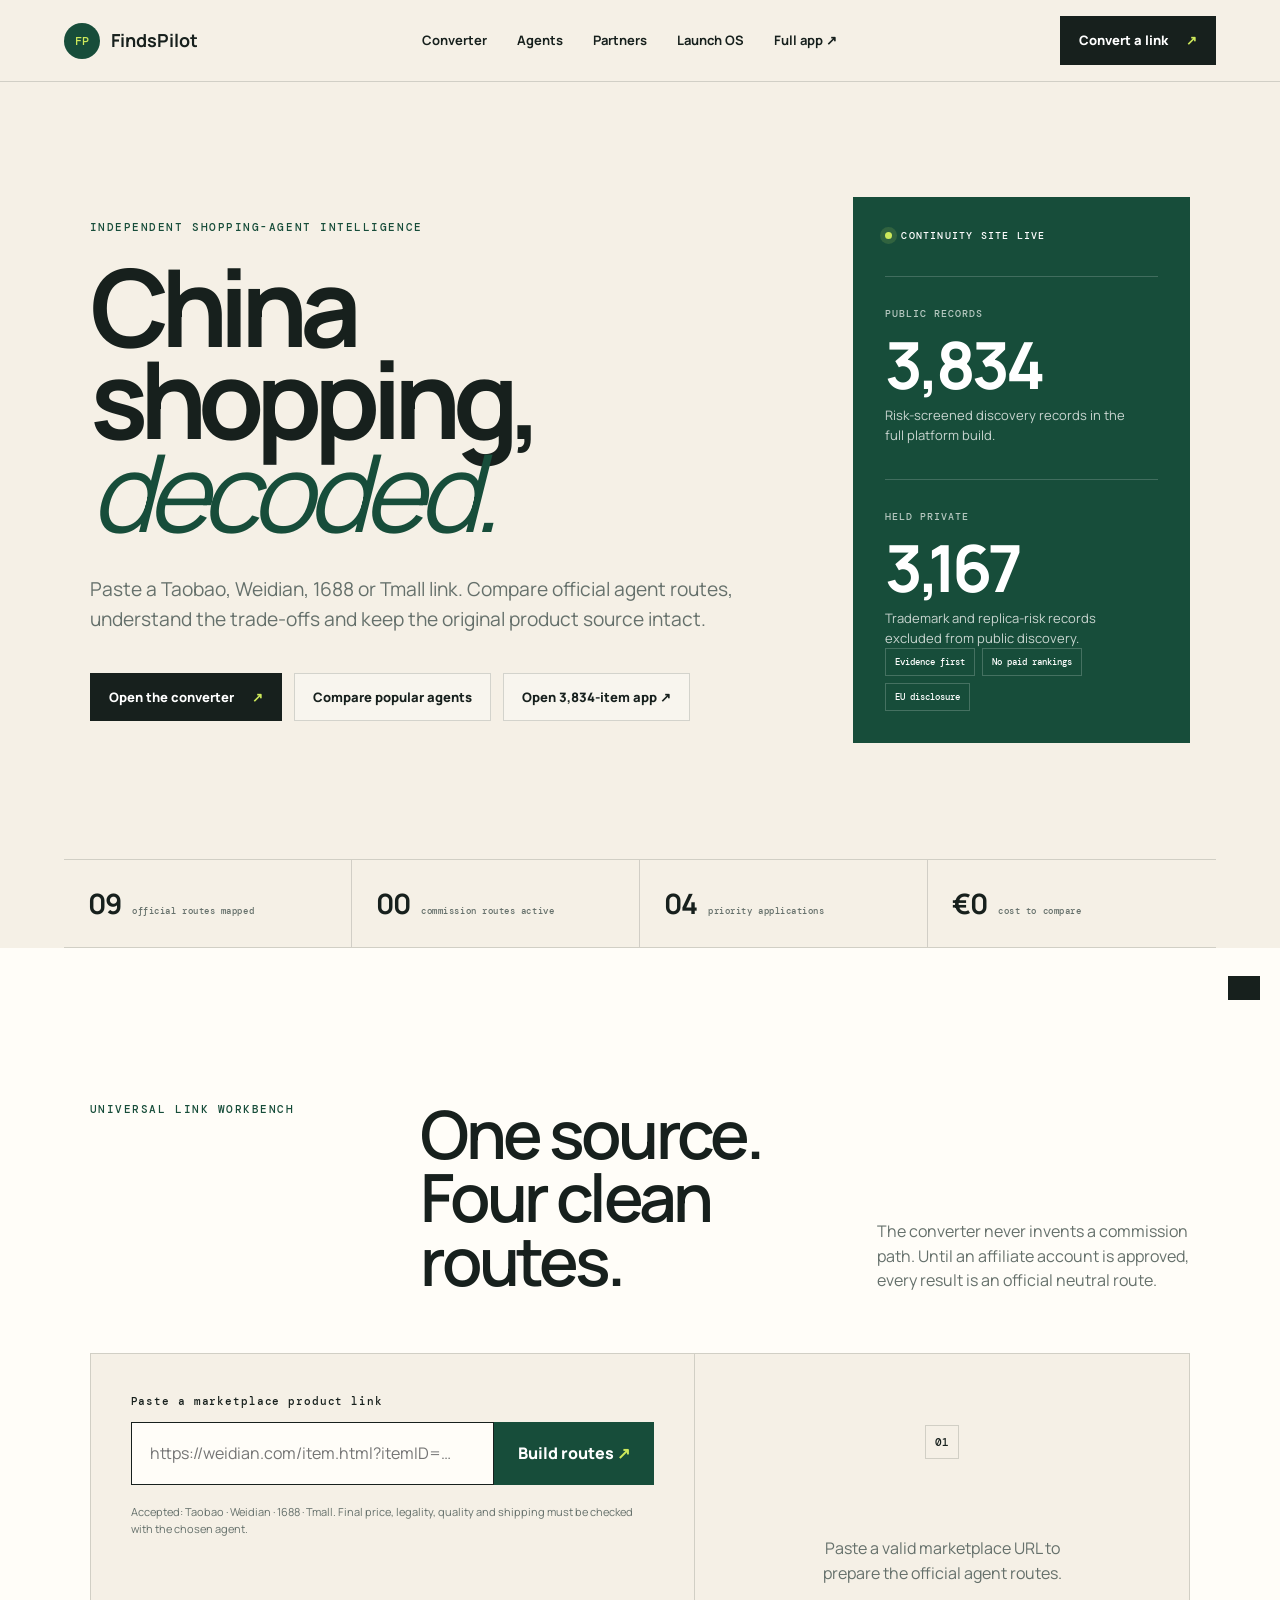
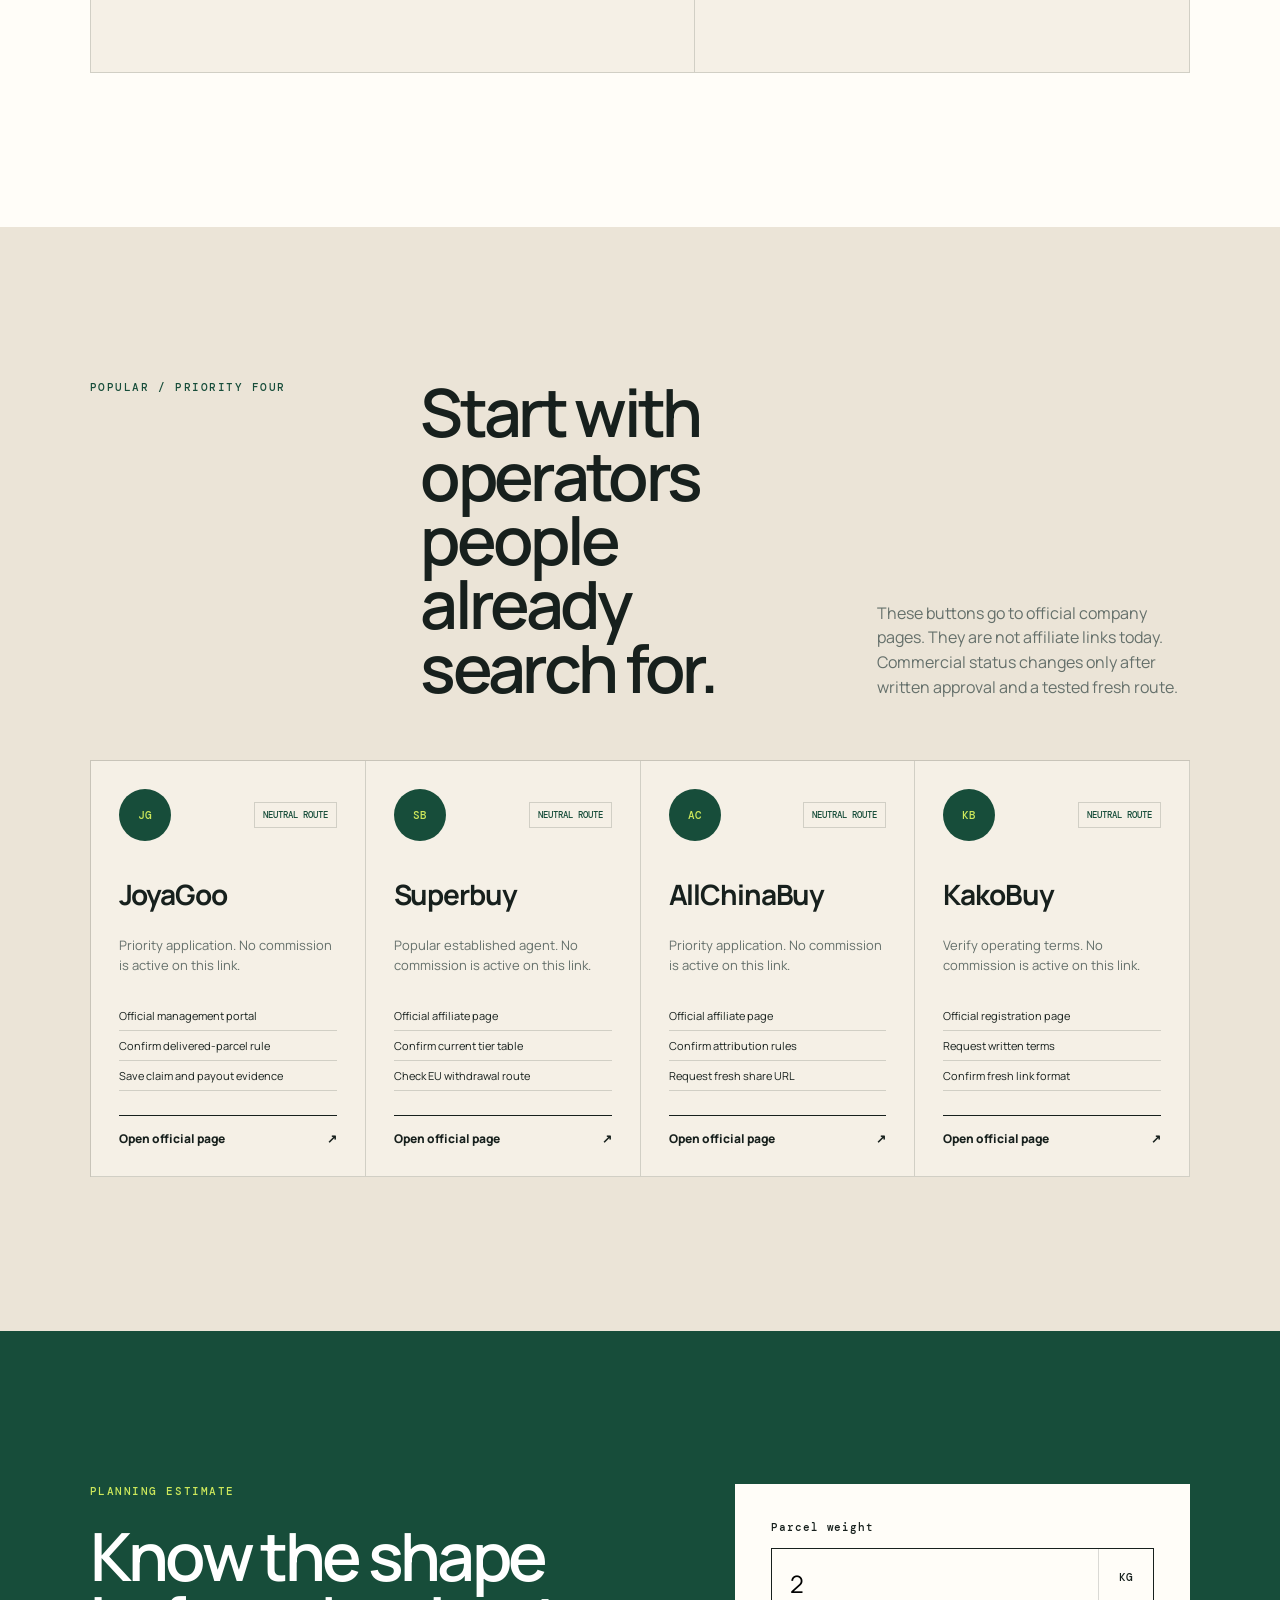
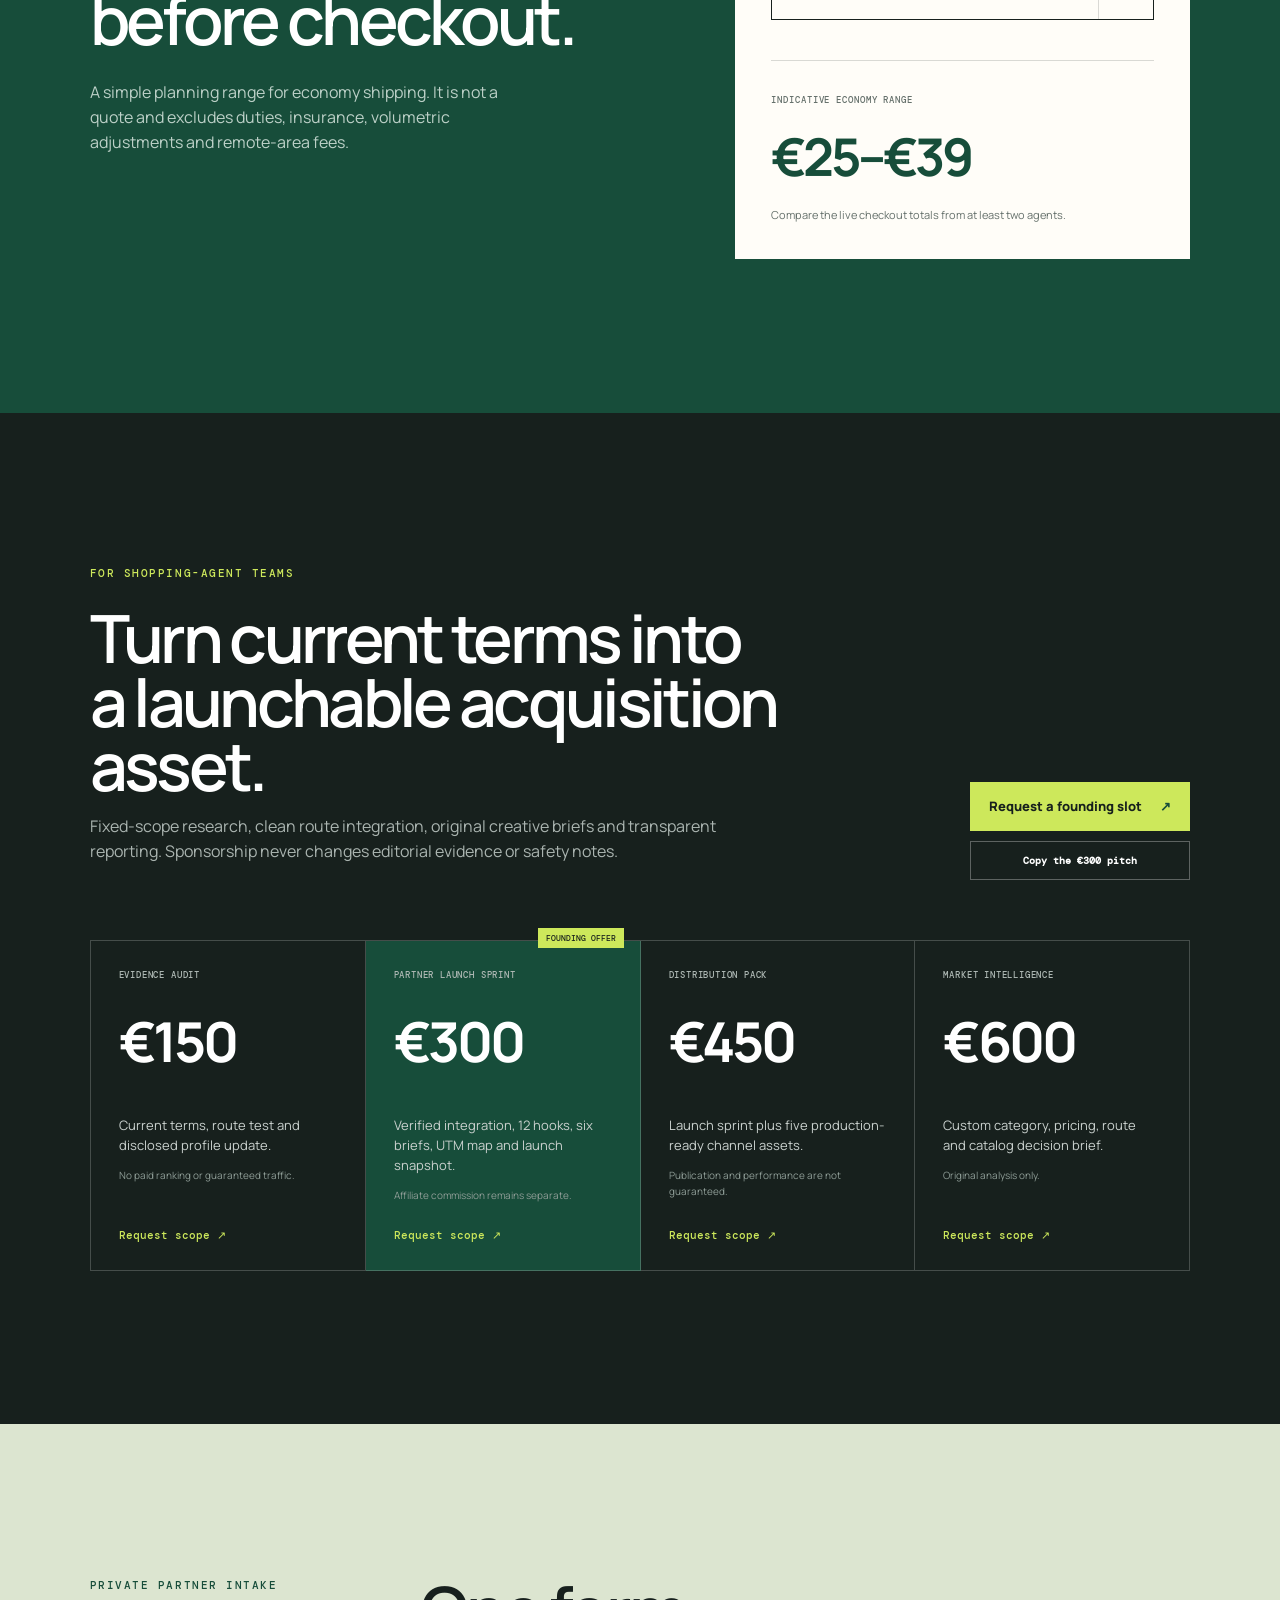
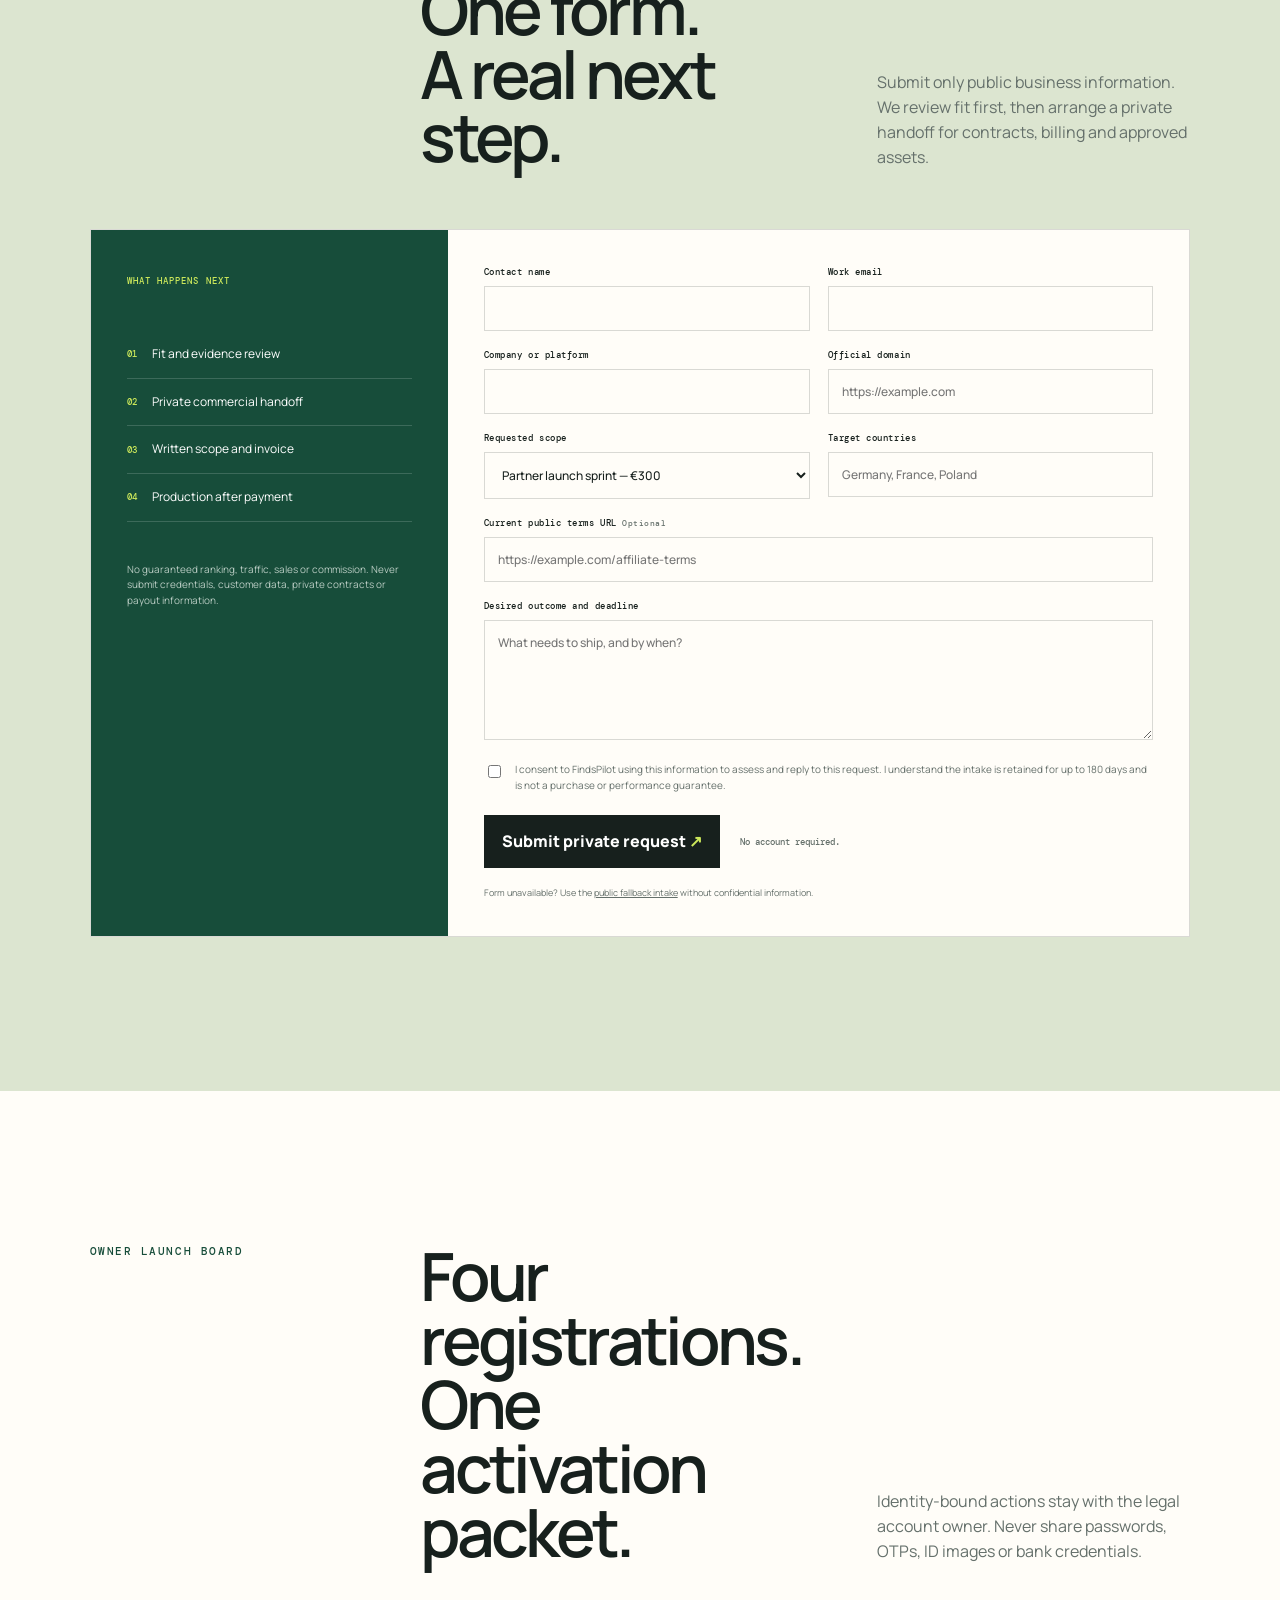
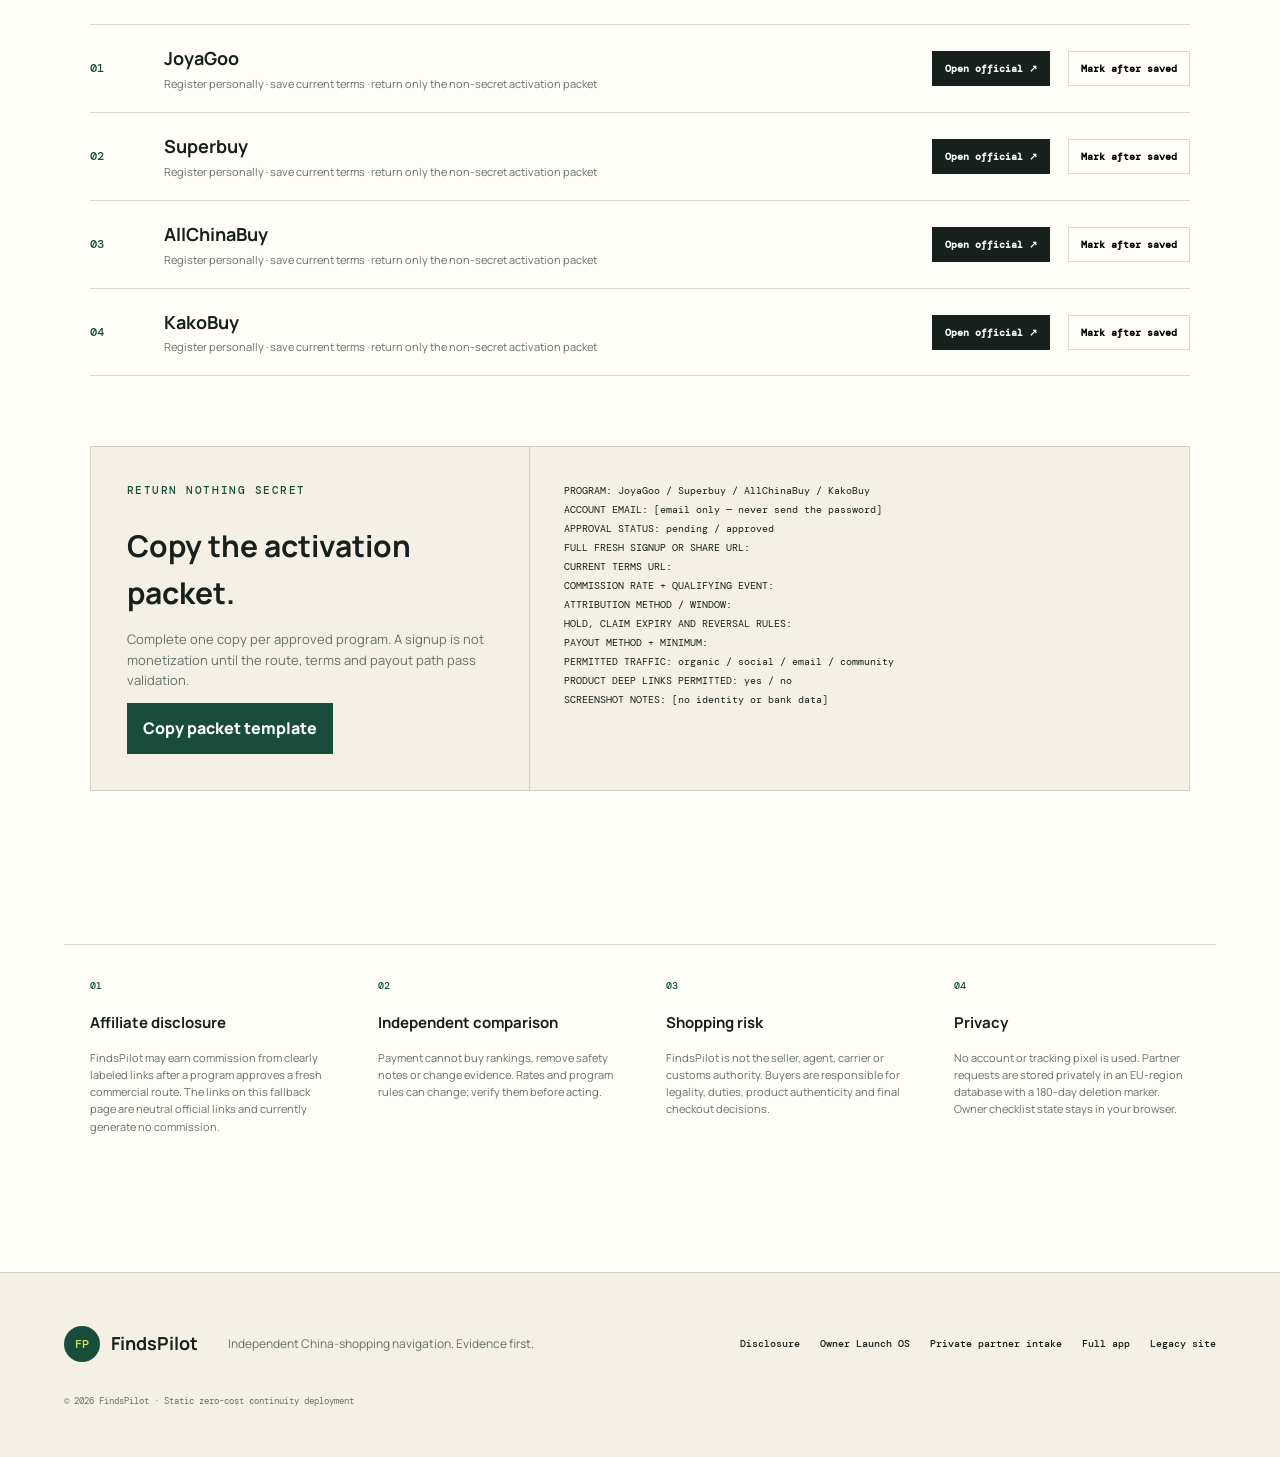
<file: index.html>
<!doctype html>
<html lang="en">
<head>
  <meta charset="utf-8">
  <meta name="viewport" content="width=device-width,initial-scale=1">
  <meta name="theme-color" content="#f5f0e6">
  <meta name="description" content="FindsPilot is an independent China-shopping agent comparison, link converter and evidence-led buying guide.">
  <meta name="robots" content="index,follow,max-image-preview:large">
  <link rel="canonical" href="https://hireatlasio.github.io/findspilot/">
  <meta property="og:type" content="website">
  <meta property="og:title" content="FindsPilot — China shopping, decoded">
  <meta property="og:description" content="Compare popular shopping agents, convert marketplace links and inspect commercial status without paid rankings.">
  <meta property="og:url" content="https://hireatlasio.github.io/findspilot/">
  <meta name="twitter:card" content="summary">
  <title>FindsPilot — China shopping, decoded</title>
  <link rel="preconnect" href="https://fonts.googleapis.com">
  <link rel="preconnect" href="https://fonts.gstatic.com" crossorigin>
  <link href="https://fonts.googleapis.com/css2?family=DM+Mono:wght@400;500&family=Manrope:wght@400;500;600;700;800&display=swap" rel="stylesheet">
  <link rel="stylesheet" href="styles.css">
  <link rel="stylesheet" href="intake.css">
  <script type="application/ld+json">{"@context":"https://schema.org","@type":"WebSite","name":"FindsPilot","url":"https://hireatlasio.github.io/findspilot/","description":"Independent China-shopping agent comparison, link converter and evidence-led buying guide."}</script>
</head>
<body>
  <a class="skip" href="#main">Skip to content</a>
  <header class="site-header">
    <a class="brand" href="#top" aria-label="FindsPilot home"><span>FP</span><strong>FindsPilot</strong></a>
    <nav aria-label="Main navigation"><a href="#converter">Converter</a><a href="#agents">Agents</a><a href="#partners">Partners</a><a href="setup.html">Launch OS</a><a href="https://findspilot.vercel.app/products" target="_blank" rel="noreferrer">Full app ↗</a></nav>
    <a class="header-cta" href="#converter">Convert a link <span>↗</span></a>
  </header>

  <main id="main">
    <section class="hero" id="top">
      <div class="hero-copy">
        <p class="eyebrow">INDEPENDENT SHOPPING-AGENT INTELLIGENCE</p>
        <h1>China shopping,<br><em>decoded.</em></h1>
        <p class="lede">Paste a Taobao, Weidian, 1688 or Tmall link. Compare official agent routes, understand the trade-offs and keep the original product source intact.</p>
        <div class="hero-actions"><a class="primary" href="#converter">Open the converter <span>↗</span></a><a class="secondary" href="#agents">Compare popular agents</a><a class="secondary" href="https://findspilot.vercel.app/products" target="_blank" rel="noreferrer">Open 3,834-item app ↗</a></div>
      </div>
      <aside class="hero-panel">
        <span class="signal"><i></i> CONTINUITY SITE LIVE</span>
        <div><small>PUBLIC RECORDS</small><strong>3,834</strong><p>Risk-screened discovery records in the full platform build.</p></div>
        <div><small>HELD PRIVATE</small><strong>3,167</strong><p>Trademark and replica-risk records excluded from public discovery.</p></div>
        <footer><span>Evidence first</span><span>No paid rankings</span><span>EU disclosure</span></footer>
      </aside>
    </section>

    <section class="proof-strip" aria-label="Platform status">
      <div><strong>09</strong><span>official routes mapped</span></div>
      <div><strong>00</strong><span>commission routes active</span></div>
      <div><strong>04</strong><span>priority applications</span></div>
      <div><strong>€0</strong><span>cost to compare</span></div>
    </section>

    <section class="converter section" id="converter">
      <div class="section-heading"><p class="eyebrow">UNIVERSAL LINK WORKBENCH</p><h2>One source.<br>Four clean routes.</h2><p>The converter never invents a commission path. Until an affiliate account is approved, every result is an official neutral route.</p></div>
      <div class="converter-card">
        <form id="converter-form">
          <label for="source-url">Paste a marketplace product link</label>
          <div class="input-row"><input id="source-url" type="url" required inputmode="url" autocomplete="url" placeholder="https://weidian.com/item.html?itemID=…"><button type="submit">Build routes <span>↗</span></button></div>
          <small>Accepted: Taobao · Weidian · 1688 · Tmall. Final price, legality, quality and shipping must be checked with the chosen agent.</small>
        </form>
        <div class="converter-empty" id="converter-empty"><span>01</span><p>Paste a valid marketplace URL to prepare the official agent routes.</p></div>
        <div class="route-results" id="route-results" hidden aria-live="polite"></div>
      </div>
    </section>

    <section class="agents section" id="agents">
      <div class="section-heading"><p class="eyebrow">POPULAR / PRIORITY FOUR</p><h2>Start with operators<br>people already search for.</h2><p>These buttons go to official company pages. They are not affiliate links today. Commercial status changes only after written approval and a tested fresh route.</p></div>
      <div class="agent-grid" id="agent-grid"></div>
    </section>

    <section class="fee-tool section" id="estimate">
      <div class="section-heading"><p class="eyebrow">PLANNING ESTIMATE</p><h2>Know the shape<br>before checkout.</h2><p>A simple planning range for economy shipping. It is not a quote and excludes duties, insurance, volumetric adjustments and remote-area fees.</p></div>
      <form id="estimate-form" class="estimate-card">
        <label for="weight">Parcel weight</label>
        <div class="weight-row"><input id="weight" type="number" min="0.1" max="30" step="0.1" value="2"><span>KG</span></div>
        <div class="estimate-output"><small>INDICATIVE ECONOMY RANGE</small><strong id="estimate-output">€25–€39</strong><p>Compare the live checkout totals from at least two agents.</p></div>
      </form>
    </section>

    <section class="partners section" id="partners">
      <div class="partner-hero">
        <div><p class="eyebrow">FOR SHOPPING-AGENT TEAMS</p><h2>Turn current terms into<br>a launchable acquisition asset.</h2><p>Fixed-scope research, clean route integration, original creative briefs and transparent reporting. Sponsorship never changes editorial evidence or safety notes.</p></div>
        <div class="partner-actions"><a class="primary light" href="#partner-intake" data-scope="partner-launch-sprint">Request a founding slot <span>↗</span></a><button id="copy-pitch" type="button">Copy the €300 pitch</button></div>
      </div>
      <div class="offer-grid">
        <article><span>EVIDENCE AUDIT</span><strong>€150</strong><p>Current terms, route test and disclosed profile update.</p><small>No paid ranking or guaranteed traffic.</small><a href="#partner-intake" data-scope="evidence-audit">Request scope ↗</a></article>
        <article class="featured"><i>FOUNDING OFFER</i><span>PARTNER LAUNCH SPRINT</span><strong>€300</strong><p>Verified integration, 12 hooks, six briefs, UTM map and launch snapshot.</p><small>Affiliate commission remains separate.</small><a href="#partner-intake" data-scope="partner-launch-sprint">Request scope ↗</a></article>
        <article><span>DISTRIBUTION PACK</span><strong>€450</strong><p>Launch sprint plus five production-ready channel assets.</p><small>Publication and performance are not guaranteed.</small><a href="#partner-intake" data-scope="distribution-pack">Request scope ↗</a></article>
        <article><span>MARKET INTELLIGENCE</span><strong>€600</strong><p>Custom category, pricing, route and catalog decision brief.</p><small>Original analysis only.</small><a href="#partner-intake" data-scope="market-intelligence-brief">Request scope ↗</a></article>
      </div>
    </section>

    <section class="partner-intake section" id="partner-intake">
      <div class="section-heading"><p class="eyebrow">PRIVATE PARTNER INTAKE</p><h2>One form.<br>A real next step.</h2><p>Submit only public business information. We review fit first, then arrange a private handoff for contracts, billing and approved assets.</p></div>
      <div class="intake-shell">
        <aside><span>WHAT HAPPENS NEXT</span><ol><li><b>01</b>Fit and evidence review</li><li><b>02</b>Private commercial handoff</li><li><b>03</b>Written scope and invoice</li><li><b>04</b>Production after payment</li></ol><p>No guaranteed ranking, traffic, sales or commission. Never submit credentials, customer data, private contracts or payout information.</p></aside>
        <form id="partner-form">
          <div class="form-grid">
            <label>Contact name<input name="contactName" required minlength="2" maxlength="100" autocomplete="name"></label>
            <label>Work email<input name="workEmail" type="email" required maxlength="254" autocomplete="email"></label>
            <label>Company or platform<input name="company" required minlength="2" maxlength="140" autocomplete="organization"></label>
            <label>Official domain<input name="officialDomain" type="url" required maxlength="500" placeholder="https://example.com" autocomplete="url"></label>
            <label>Requested scope<select name="requestedScope" required><option value="partner-launch-sprint">Partner launch sprint — €300</option><option value="evidence-audit">Evidence audit — €150</option><option value="distribution-pack">Distribution pack — €450</option><option value="market-intelligence-brief">Market intelligence brief — €600</option><option value="affiliate-program">Affiliate-program integration</option></select></label>
            <label>Target countries<input name="targetCountries" required minlength="2" maxlength="240" placeholder="Germany, France, Poland"></label>
            <label class="wide">Current public terms URL <small>Optional</small><input name="publicTermsUrl" type="url" maxlength="500" placeholder="https://example.com/affiliate-terms"></label>
            <label class="wide">Desired outcome and deadline<textarea name="desiredOutcome" required minlength="20" maxlength="2000" placeholder="What needs to ship, and by when?"></textarea></label>
          </div>
          <label class="honeypot" aria-hidden="true">Website<input name="website" tabindex="-1" autocomplete="off"></label>
          <input name="startedAt" type="hidden">
          <label class="consent"><input name="consent" type="checkbox" required><span>I consent to FindsPilot using this information to assess and reply to this request. I understand the intake is retained for up to 180 days and is not a purchase or performance guarantee.</span></label>
          <div class="form-submit"><button type="submit">Submit private request <span>↗</span></button><p id="partner-form-status" role="status" aria-live="polite">No account required.</p></div>
          <small class="form-fallback">Form unavailable? Use the <a href="https://github.com/HIREATLASIO/findspilot/issues/new?template=partner-request.yml" target="_blank" rel="noreferrer">public fallback intake</a> without confidential information.</small>
        </form>
      </div>
    </section>

    <section class="launch section" id="launch">
      <div class="section-heading"><p class="eyebrow">OWNER LAUNCH BOARD</p><h2>Four registrations.<br>One activation packet.</h2><p>Identity-bound actions stay with the legal account owner. Never share passwords, OTPs, ID images or bank credentials.</p></div>
      <div class="launch-board" id="launch-board"></div>
      <div class="packet">
        <div><p class="eyebrow">RETURN NOTHING SECRET</p><h3>Copy the activation packet.</h3><p>Complete one copy per approved program. A signup is not monetization until the route, terms and payout path pass validation.</p><button id="copy-packet" type="button">Copy packet template</button></div>
        <pre id="packet-text">PROGRAM: JoyaGoo / Superbuy / AllChinaBuy / KakoBuy
ACCOUNT EMAIL: [email only — never send the password]
APPROVAL STATUS: pending / approved
FULL FRESH SIGNUP OR SHARE URL:
CURRENT TERMS URL:
COMMISSION RATE + QUALIFYING EVENT:
ATTRIBUTION METHOD / WINDOW:
HOLD, CLAIM EXPIRY AND REVERSAL RULES:
PAYOUT METHOD + MINIMUM:
PERMITTED TRAFFIC: organic / social / email / community
PRODUCT DEEP LINKS PERMITTED: yes / no
SCREENSHOT NOTES: [no identity or bank data]</pre>
      </div>
    </section>

    <section class="legal" id="legal">
      <article><span>01</span><h3>Affiliate disclosure</h3><p>FindsPilot may earn commission from clearly labeled links after a program approves a fresh commercial route. The links on this fallback page are neutral official links and currently generate no commission.</p></article>
      <article><span>02</span><h3>Independent comparison</h3><p>Payment cannot buy rankings, remove safety notes or change evidence. Rates and program rules can change; verify them before acting.</p></article>
      <article><span>03</span><h3>Shopping risk</h3><p>FindsPilot is not the seller, agent, carrier or customs authority. Buyers are responsible for legality, duties, product authenticity and final checkout decisions.</p></article>
      <article><span>04</span><h3>Privacy</h3><p>No account or tracking pixel is used. Partner requests are stored privately in an EU-region database with a 180-day deletion marker. Owner checklist state stays in your browser.</p></article>
    </section>
  </main>

  <footer class="site-footer"><a class="brand" href="#top"><span>FP</span><strong>FindsPilot</strong></a><p>Independent China-shopping navigation. Evidence first.</p><div><a href="#legal">Disclosure</a><a href="setup.html">Owner Launch OS</a><a href="#partner-intake">Private partner intake</a><a href="https://findspilot.vercel.app/products" target="_blank" rel="noreferrer">Full app</a><a href="https://agentlinks.de/en" rel="noreferrer">Legacy site</a></div><small>© 2026 FindsPilot · Static zero-cost continuity deployment</small></footer>
  <div class="toast" id="toast" role="status" aria-live="polite"></div>
  <script src="app.js"></script>
</body>
</html>
</file>
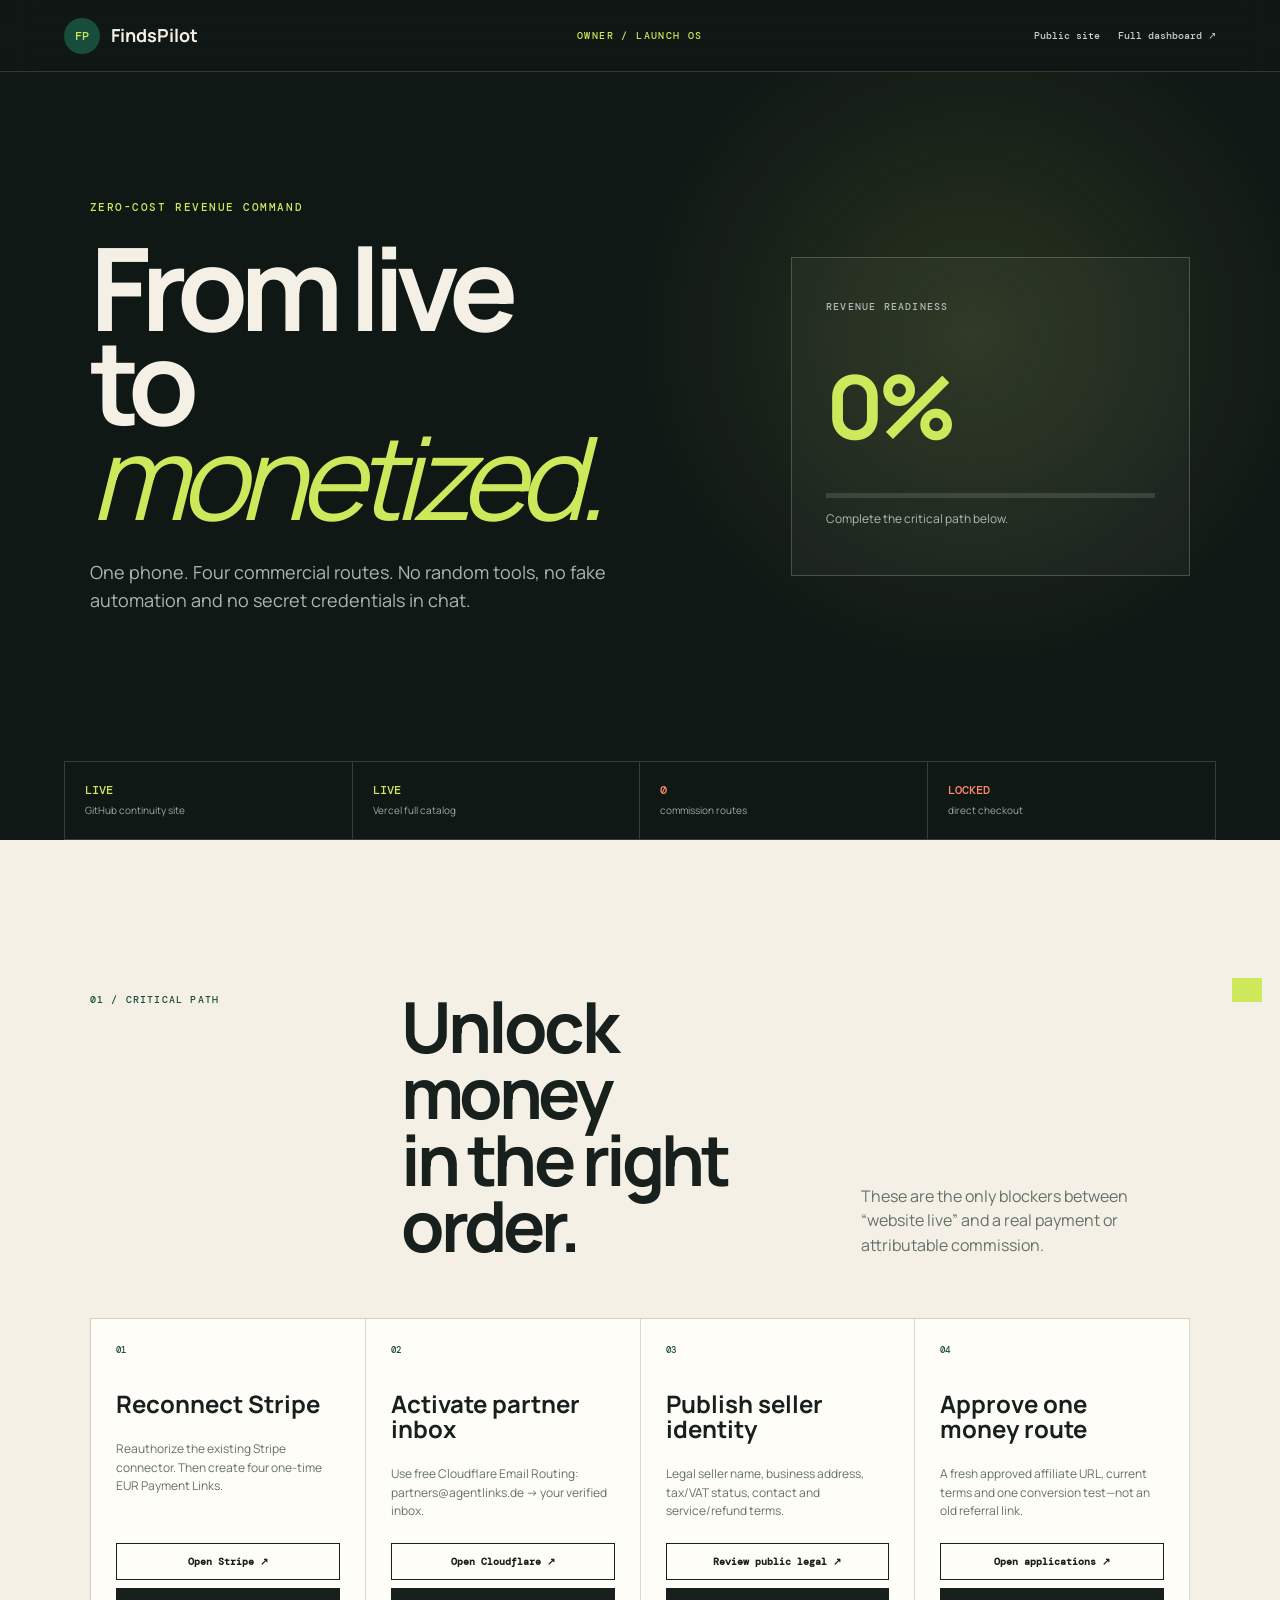
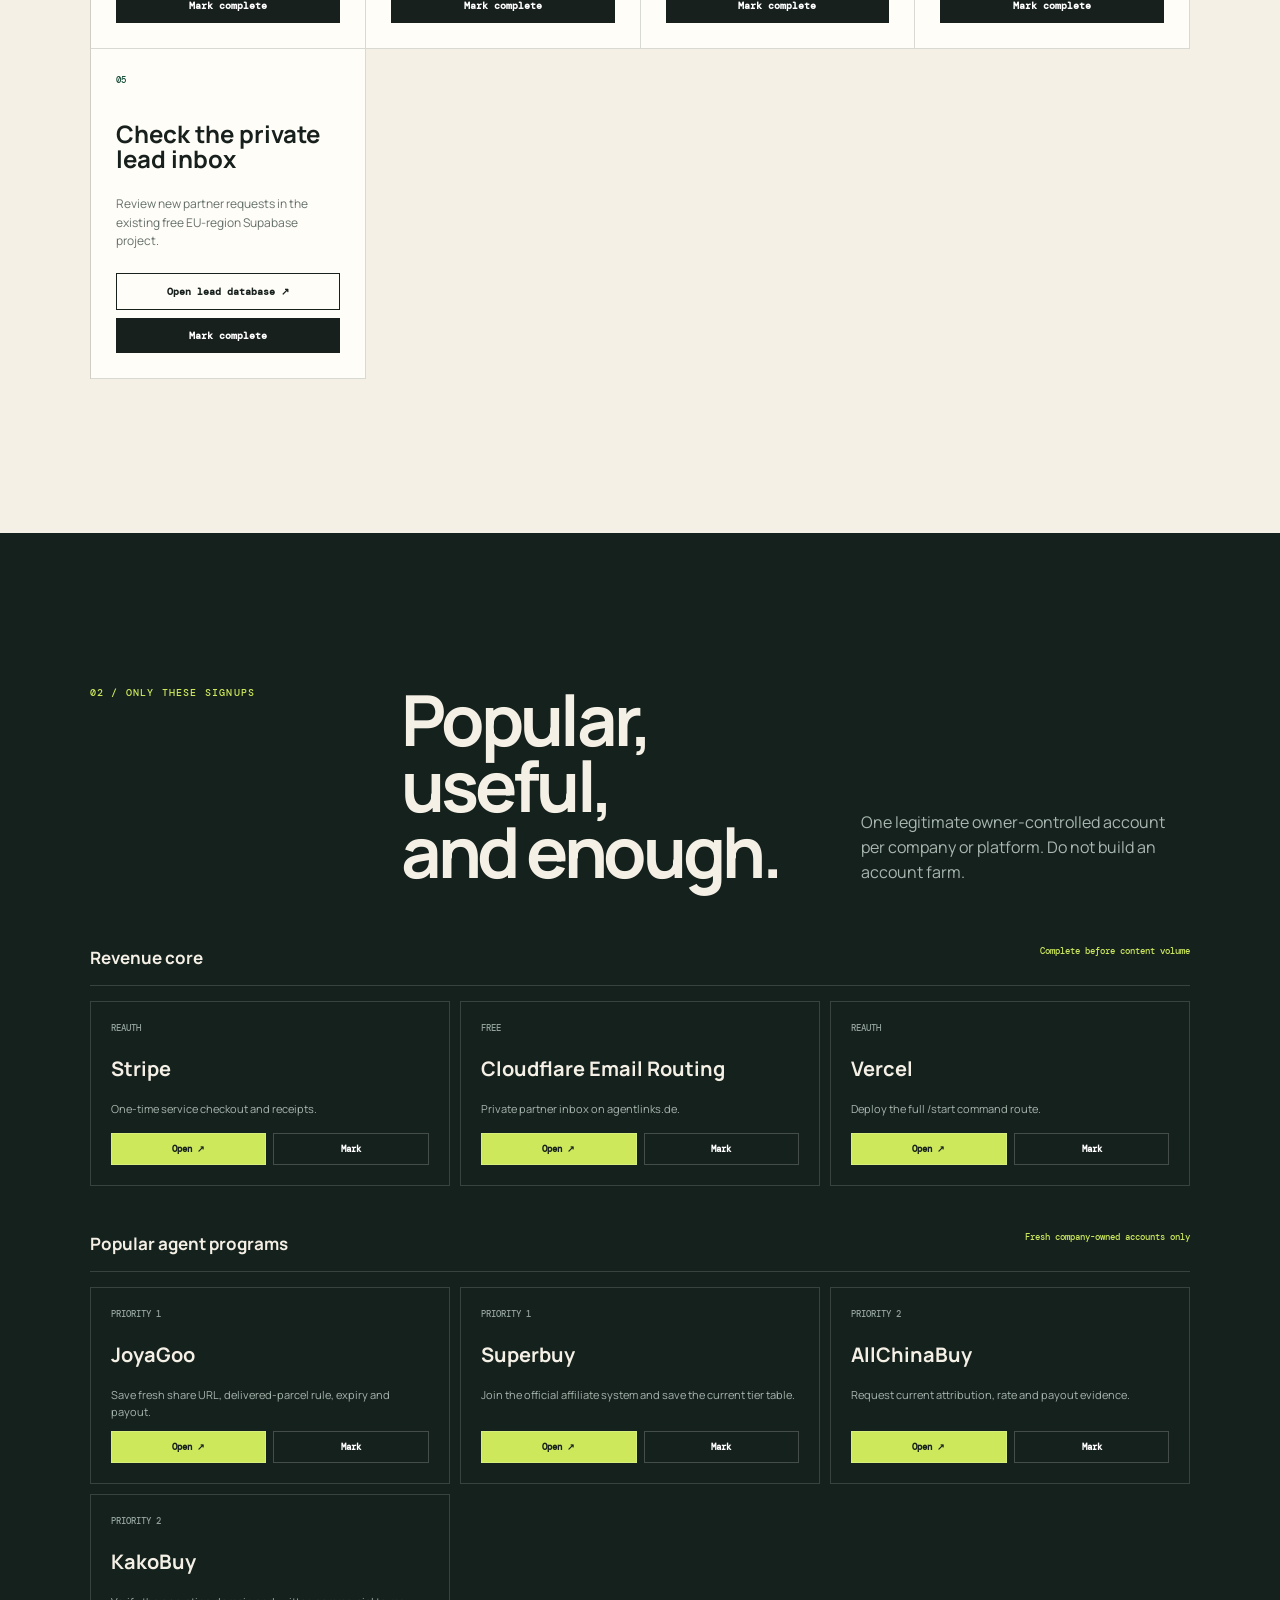
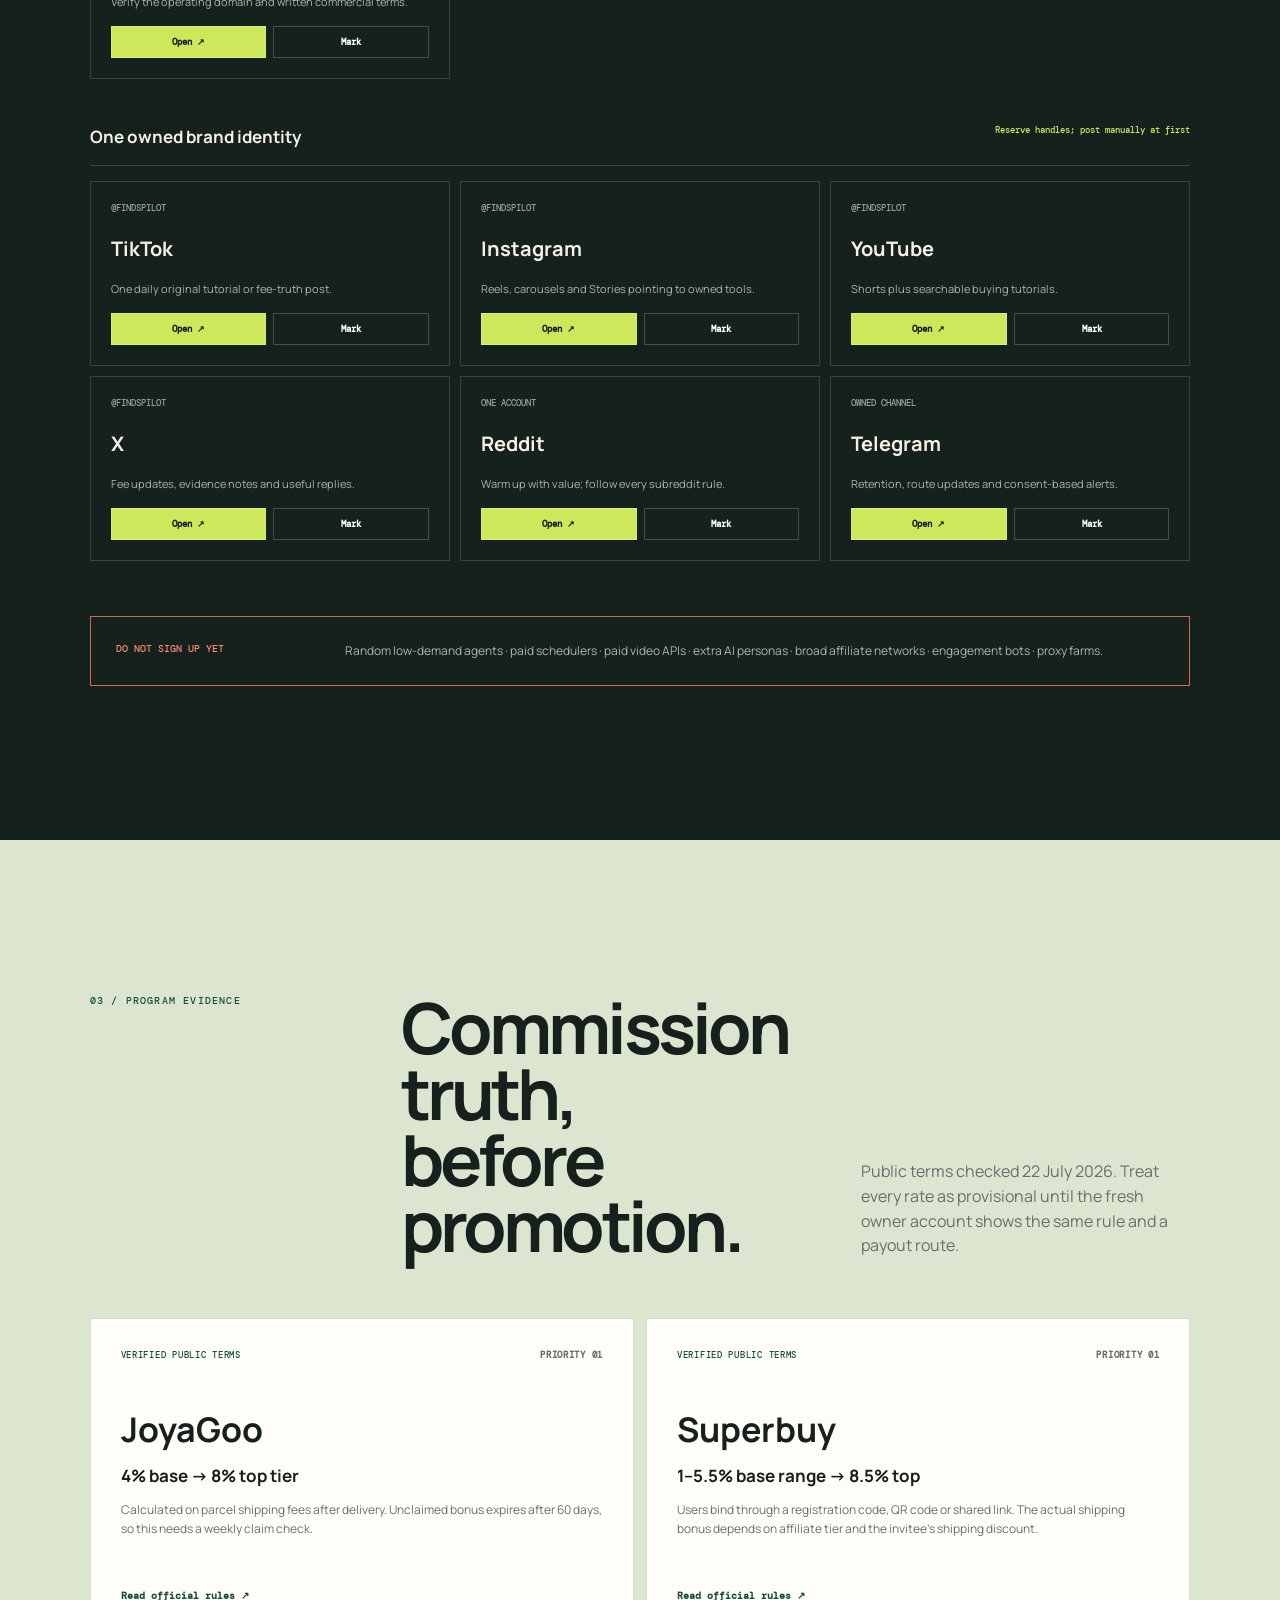
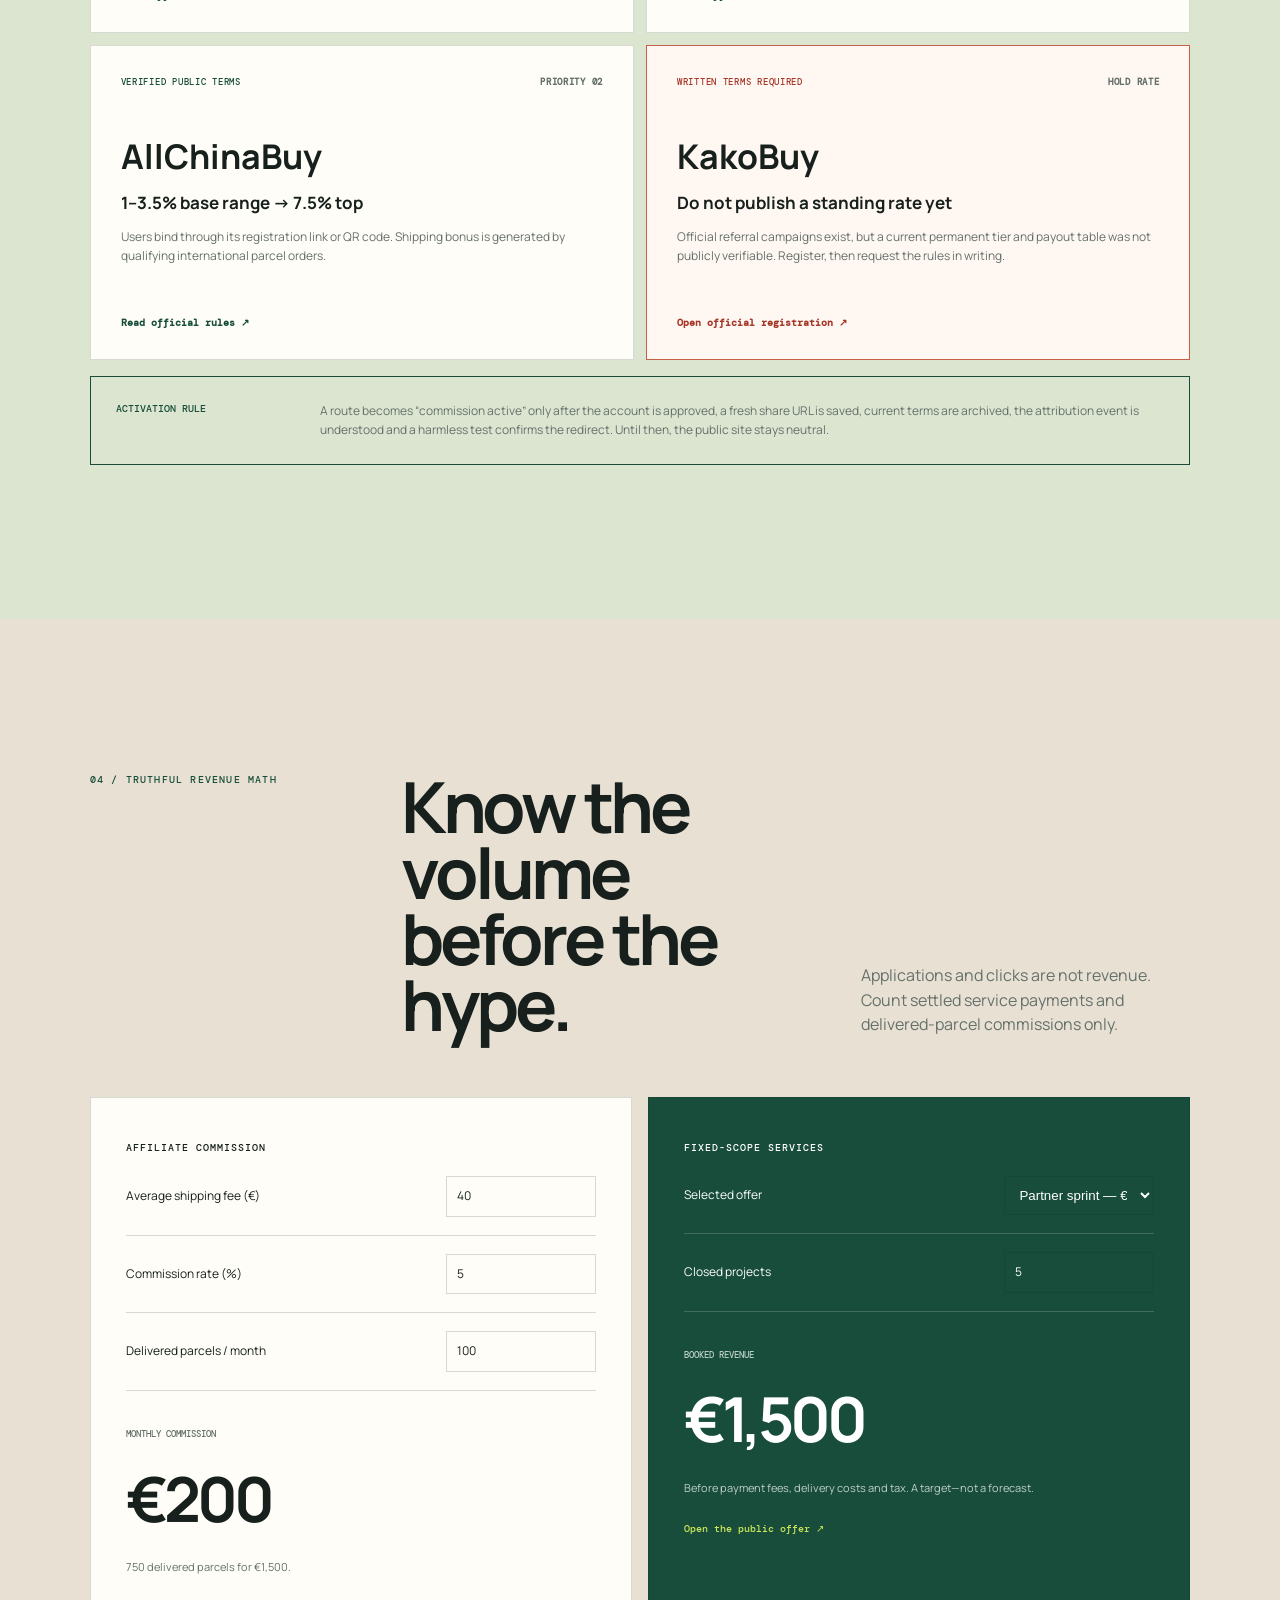
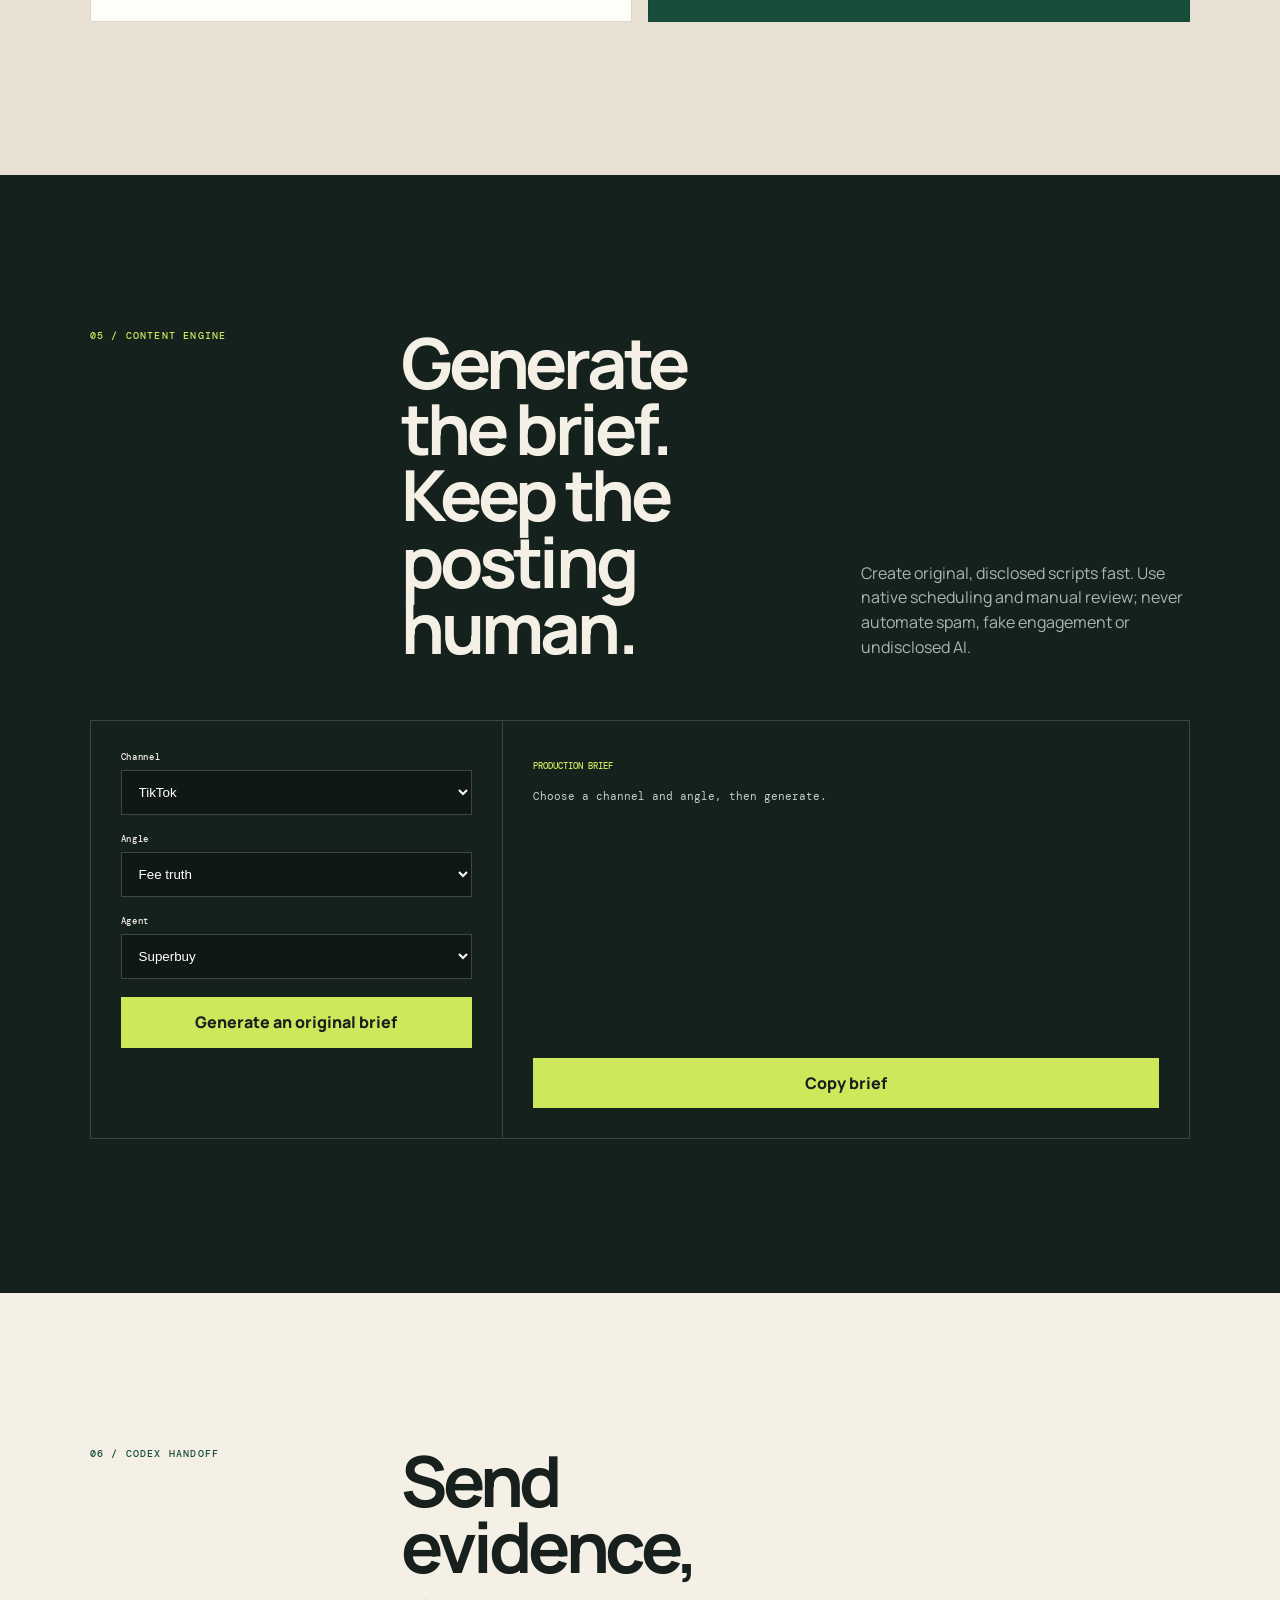
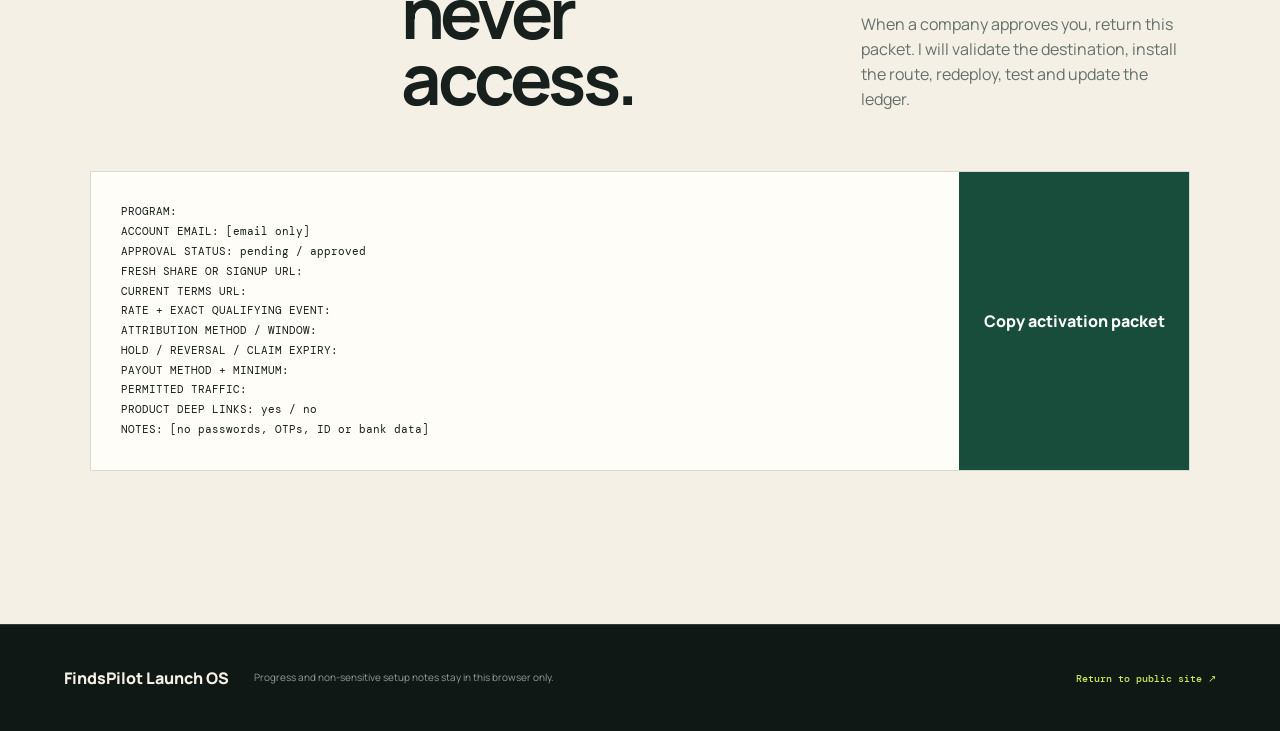
<file: setup.html>
<!doctype html>
<html lang="en">
<head>
  <meta charset="utf-8">
  <meta name="viewport" content="width=device-width,initial-scale=1">
  <meta name="robots" content="noindex,nofollow">
  <meta name="theme-color" content="#101815">
  <title>FindsPilot Launch OS</title>
  <link rel="preconnect" href="https://fonts.googleapis.com">
  <link rel="preconnect" href="https://fonts.gstatic.com" crossorigin>
  <link href="https://fonts.googleapis.com/css2?family=DM+Mono:wght@400;500&family=Manrope:wght@400;500;600;700;800&display=swap" rel="stylesheet">
  <link rel="stylesheet" href="styles.css">
  <link rel="stylesheet" href="setup.css">
</head>
<body class="ops-body">
  <a class="skip" href="#ops-main">Skip to command center</a>
  <header class="ops-header">
    <a class="brand" href="./"><span>FP</span><strong>FindsPilot</strong></a>
    <span>OWNER / LAUNCH OS</span>
    <nav><a href="./">Public site</a><a href="https://findspilot.vercel.app/dashboard" target="_blank" rel="noreferrer">Full dashboard ↗</a></nav>
  </header>

  <main id="ops-main" class="ops-main">
    <section class="ops-hero">
      <div>
        <p class="eyebrow">ZERO-COST REVENUE COMMAND</p>
        <h1>From live<br>to <em>monetized.</em></h1>
        <p>One phone. Four commercial routes. No random tools, no fake automation and no secret credentials in chat.</p>
      </div>
      <aside class="readiness-card">
        <span>REVENUE READINESS</span>
        <strong id="readiness-score">0%</strong>
        <div><i id="readiness-bar"></i></div>
        <p id="readiness-state">Complete the critical path below.</p>
      </aside>
    </section>

    <section class="ops-alert">
      <div><b>LIVE</b><span>GitHub continuity site</span></div>
      <div><b>LIVE</b><span>Vercel full catalog</span></div>
      <div><b class="warn">0</b><span>commission routes</span></div>
      <div><b class="warn">LOCKED</b><span>direct checkout</span></div>
    </section>

    <section class="ops-section" id="critical">
      <header><span>01 / CRITICAL PATH</span><h2>Unlock money<br>in the right order.</h2><p>These are the only blockers between “website live” and a real payment or attributable commission.</p></header>
      <div class="mission-grid" id="critical-grid"></div>
    </section>

    <section class="ops-section dark" id="signups">
      <header><span>02 / ONLY THESE SIGNUPS</span><h2>Popular, useful,<br>and enough.</h2><p>One legitimate owner-controlled account per company or platform. Do not build an account farm.</p></header>
      <div class="signup-groups" id="signup-groups"></div>
      <aside class="do-not-box"><strong>DO NOT SIGN UP YET</strong><p>Random low-demand agents · paid schedulers · paid video APIs · extra AI personas · broad affiliate networks · engagement bots · proxy farms.</p></aside>
    </section>

    <section class="ops-section evidence-section" id="program-evidence">
      <header><span>03 / PROGRAM EVIDENCE</span><h2>Commission truth,<br>before promotion.</h2><p>Public terms checked 22 July 2026. Treat every rate as provisional until the fresh owner account shows the same rule and a payout route.</p></header>
      <div class="evidence-grid">
        <article class="evidence-card verified">
          <div><span>VERIFIED PUBLIC TERMS</span><b>PRIORITY 01</b></div><h3>JoyaGoo</h3><strong>4% base → 8% top tier</strong><p>Calculated on parcel shipping fees after delivery. Unclaimed bonus expires after 60 days, so this needs a weekly claim check.</p><a href="https://mgt.joyagoo.com/help-center/affiliate-system-rules/" target="_blank" rel="noreferrer">Read official rules ↗</a>
        </article>
        <article class="evidence-card verified">
          <div><span>VERIFIED PUBLIC TERMS</span><b>PRIORITY 01</b></div><h3>Superbuy</h3><strong>1–5.5% base range → 8.5% top</strong><p>Users bind through a registration code, QR code or shared link. The actual shipping bonus depends on affiliate tier and the invitee’s shipping discount.</p><a href="https://www.superbuy.com/en/page/about/affiliate/" target="_blank" rel="noreferrer">Read official rules ↗</a>
        </article>
        <article class="evidence-card verified">
          <div><span>VERIFIED PUBLIC TERMS</span><b>PRIORITY 02</b></div><h3>AllChinaBuy</h3><strong>1–3.5% base range → 7.5% top</strong><p>Users bind through its registration link or QR code. Shipping bonus is generated by qualifying international parcel orders.</p><a href="https://www.allchinabuy.com/en/page/about/affiliate/" target="_blank" rel="noreferrer">Read official rules ↗</a>
        </article>
        <article class="evidence-card unverified">
          <div><span>WRITTEN TERMS REQUIRED</span><b>HOLD RATE</b></div><h3>KakoBuy</h3><strong>Do not publish a standing rate yet</strong><p>Official referral campaigns exist, but a current permanent tier and payout table was not publicly verifiable. Register, then request the rules in writing.</p><a href="https://www.kakobuy.com/register" target="_blank" rel="noreferrer">Open official registration ↗</a>
        </article>
      </div>
      <aside class="evidence-rule"><strong>Activation rule</strong><p>A route becomes “commission active” only after the account is approved, a fresh share URL is saved, current terms are archived, the attribution event is understood and a harmless test confirms the redirect. Until then, the public site stays neutral.</p></aside>
    </section>

    <section class="ops-section math-section" id="math">
      <header><span>04 / TRUTHFUL REVENUE MATH</span><h2>Know the volume<br>before the hype.</h2><p>Applications and clicks are not revenue. Count settled service payments and delivered-parcel commissions only.</p></header>
      <div class="math-grid">
        <form class="math-card" id="affiliate-math">
          <span>AFFILIATE COMMISSION</span>
          <label>Average shipping fee (€)<input id="shipping-fee" type="number" min="1" max="500" step="1" value="40"></label>
          <label>Commission rate (%)<input id="commission-rate" type="number" min="0.1" max="30" step="0.1" value="5"></label>
          <label>Delivered parcels / month<input id="parcel-count" type="number" min="0" max="100000" step="1" value="100"></label>
          <output><small>MONTHLY COMMISSION</small><strong id="affiliate-result">€200</strong><p id="affiliate-target">750 delivered parcels for €1,500.</p></output>
        </form>
        <form class="math-card accent" id="service-math">
          <span>FIXED-SCOPE SERVICES</span>
          <label>Selected offer<select id="service-price"><option value="150">Evidence audit — €150</option><option value="300" selected>Partner sprint — €300</option><option value="450">Distribution pack — €450</option><option value="600">Market brief — €600</option></select></label>
          <label>Closed projects<input id="service-count" type="number" min="0" max="100" step="1" value="5"></label>
          <output><small>BOOKED REVENUE</small><strong id="service-result">€1,500</strong><p>Before payment fees, delivery costs and tax. A target—not a forecast.</p></output>
          <a href="./#partners">Open the public offer ↗</a>
        </form>
      </div>
    </section>

    <section class="ops-section dark" id="content">
      <header><span>05 / CONTENT ENGINE</span><h2>Generate the brief.<br>Keep the posting human.</h2><p>Create original, disclosed scripts fast. Use native scheduling and manual review; never automate spam, fake engagement or undisclosed AI.</p></header>
      <div class="content-builder">
        <form id="content-form">
          <label>Channel<select id="content-channel"><option>TikTok</option><option>Instagram Reel</option><option>YouTube Short</option><option>X post</option><option>Reddit value post</option></select></label>
          <label>Angle<select id="content-angle"><option value="fee">Fee truth</option><option value="tutorial">How to buy</option><option value="compare">Agent comparison</option><option value="risk">Risk screen</option><option value="tool">Converter demo</option></select></label>
          <label>Agent<select id="content-agent"><option>Superbuy</option><option>JoyaGoo</option><option>AllChinaBuy</option><option>KakoBuy</option><option>Multiple agents</option></select></label>
          <button type="submit">Generate an original brief</button>
        </form>
        <div class="content-output"><span>PRODUCTION BRIEF</span><pre id="content-result">Choose a channel and angle, then generate.</pre><button id="copy-content" type="button">Copy brief</button></div>
      </div>
    </section>

    <section class="ops-section" id="handoff">
      <header><span>06 / CODEX HANDOFF</span><h2>Send evidence,<br>never access.</h2><p>When a company approves you, return this packet. I will validate the destination, install the route, redeploy, test and update the ledger.</p></header>
      <div class="handoff-box">
        <pre id="ops-packet">PROGRAM:
ACCOUNT EMAIL: [email only]
APPROVAL STATUS: pending / approved
FRESH SHARE OR SIGNUP URL:
CURRENT TERMS URL:
RATE + EXACT QUALIFYING EVENT:
ATTRIBUTION METHOD / WINDOW:
HOLD / REVERSAL / CLAIM EXPIRY:
PAYOUT METHOD + MINIMUM:
PERMITTED TRAFFIC:
PRODUCT DEEP LINKS: yes / no
NOTES: [no passwords, OTPs, ID or bank data]</pre>
        <button id="copy-ops-packet" type="button">Copy activation packet</button>
      </div>
    </section>
  </main>

  <footer class="ops-footer"><span>FindsPilot Launch OS</span><p>Progress and non-sensitive setup notes stay in this browser only.</p><a href="./">Return to public site ↗</a></footer>
  <div class="toast" id="ops-toast" role="status" aria-live="polite"></div>
  <script src="setup.js"></script>
</body>
</html>
</file>
<file: styles.css>
:root{--ink:#17201d;--muted:#65706b;--paper:#f5f0e6;--paper-2:#ebe4d7;--white:#fffdf8;--green:#174d3a;--lime:#cde85b;--line:rgba(23,32,29,.16);--mono:"DM Mono",monospace;--sans:"Manrope",sans-serif}*{box-sizing:border-box}html{scroll-behavior:smooth}body{margin:0;background:var(--paper);color:var(--ink);font-family:var(--sans);font-size:16px;line-height:1.55}.skip{position:fixed;top:-100px;left:16px;z-index:100;background:var(--ink);color:#fff;padding:10px 16px}.skip:focus{top:16px}a{color:inherit;text-decoration:none}button,input{font:inherit}.site-header{height:82px;padding:0 clamp(22px,5vw,72px);display:flex;align-items:center;justify-content:space-between;border-bottom:1px solid var(--line);position:sticky;top:0;background:rgba(245,240,230,.92);backdrop-filter:blur(18px);z-index:20}.brand{display:flex;align-items:center;gap:11px;font-size:18px}.brand>span{display:grid;place-items:center;width:36px;height:36px;background:var(--green);color:var(--lime);font:500 12px var(--mono);border-radius:50%}.site-header nav{display:flex;gap:30px;font-size:13px;font-weight:700}.site-header nav a:hover{color:var(--green)}.header-cta,.primary{display:inline-flex;align-items:center;justify-content:center;gap:18px;background:var(--ink);color:#fff;padding:13px 18px;font-size:13px;font-weight:800;border:1px solid var(--ink)}.header-cta span,.primary span{color:var(--lime)}.hero{min-height:690px;display:grid;grid-template-columns:minmax(0,1.35fr) minmax(330px,.65fr);gap:5vw;padding:clamp(70px,9vw,130px) clamp(22px,7vw,110px);align-items:center}.eyebrow{font:500 11px var(--mono);letter-spacing:.14em;color:var(--green);margin:0 0 26px}.hero h1{font-size:clamp(62px,8.4vw,132px);line-height:.86;letter-spacing:-.075em;margin:0;max-width:1000px}.hero h1 em{font-weight:400;color:var(--green)}.lede{font-size:clamp(17px,1.5vw,22px);max-width:660px;color:var(--muted);margin:38px 0}.hero-actions{display:flex;gap:12px;flex-wrap:wrap}.secondary{padding:13px 18px;border:1px solid var(--line);font-size:13px;font-weight:800;background:rgba(255,255,255,.3)}.hero-panel{background:var(--green);color:#fff;padding:32px;min-height:470px;display:flex;flex-direction:column}.signal{font:500 10px var(--mono);letter-spacing:.12em;display:flex;gap:9px;align-items:center}.signal i{width:7px;height:7px;border-radius:50%;background:var(--lime);box-shadow:0 0 0 5px rgba(205,232,91,.14)}.hero-panel>div{border-top:1px solid rgba(255,255,255,.18);margin-top:34px;padding-top:22px}.hero-panel small{font:500 10px var(--mono);letter-spacing:.1em;color:#b6c8c0}.hero-panel strong{display:block;font-size:65px;line-height:1;letter-spacing:-.06em;margin:8px 0}.hero-panel p{color:#c9d5d0;font-size:13px;margin:0;max-width:260px}.hero-panel footer{margin-top:auto;display:flex;flex-wrap:wrap;gap:7px}.hero-panel footer span{font:500 9px var(--mono);padding:7px 9px;border:1px solid rgba(255,255,255,.2)}.proof-strip{display:grid;grid-template-columns:repeat(4,1fr);border-block:1px solid var(--line);margin:0 clamp(22px,5vw,72px)}.proof-strip>div{padding:22px 24px;border-right:1px solid var(--line);display:flex;align-items:baseline;gap:12px}.proof-strip>div:last-child{border:0}.proof-strip strong{font-size:28px;letter-spacing:-.05em}.proof-strip span{font:500 9px var(--mono);letter-spacing:.06em;color:var(--muted)}.section{padding:clamp(90px,12vw,170px) clamp(22px,7vw,110px)}.section-heading{display:grid;grid-template-columns:.85fr 1.25fr 1fr;gap:5vw;align-items:end;margin-bottom:60px}.section-heading .eyebrow{align-self:start}.section-heading h2,.partner-hero h2{font-size:clamp(42px,5.2vw,78px);line-height:.96;letter-spacing:-.055em;margin:0;font-weight:600}.section-heading>p:last-child{color:var(--muted);margin:0;max-width:440px}.converter{background:var(--white)}.converter-card{display:grid;grid-template-columns:1.1fr .9fr;border:1px solid var(--line);background:var(--paper);min-height:320px}.converter-card form{padding:40px;border-right:1px solid var(--line)}.converter-card label,.estimate-card label{display:block;font:500 11px var(--mono);letter-spacing:.08em;margin-bottom:14px}.input-row{display:flex}.input-row input{min-width:0;flex:1;border:1px solid var(--ink);background:var(--white);padding:18px;outline:none}.input-row input:focus{box-shadow:inset 0 0 0 2px var(--lime)}.input-row button{border:0;background:var(--green);color:#fff;padding:0 24px;font-weight:800;cursor:pointer}.input-row button span{color:var(--lime)}.converter-card form>small{display:block;color:var(--muted);margin-top:18px;font-size:11px}.converter-empty{display:grid;place-items:center;text-align:center;padding:40px}.converter-empty span{font:500 11px var(--mono);border:1px solid var(--line);padding:9px}.converter-empty p{color:var(--muted);max-width:280px}.route-results{padding:24px}.route-results h3{font-size:14px;margin:0 0 14px}.route-card{display:grid;grid-template-columns:42px 1fr auto;gap:13px;align-items:center;padding:13px;border-top:1px solid var(--line)}.route-card b{width:38px;height:38px;display:grid;place-items:center;background:var(--green);color:var(--lime);border-radius:50%;font:500 10px var(--mono)}.route-card span strong,.route-card span small{display:block}.route-card span small{font-size:10px;color:var(--muted)}.route-card a{font:700 11px var(--mono);padding:8px 10px;border:1px solid var(--line)}.agents{background:var(--paper-2)}.agent-grid{display:grid;grid-template-columns:repeat(4,1fr);border-top:1px solid var(--line);border-left:1px solid var(--line)}.agent-card{background:var(--paper);min-height:360px;padding:28px;border-right:1px solid var(--line);border-bottom:1px solid var(--line);display:flex;flex-direction:column}.agent-card .agent-top{display:flex;justify-content:space-between;align-items:center}.agent-card .agent-top b{display:grid;place-items:center;width:52px;height:52px;border-radius:50%;background:var(--green);color:var(--lime);font:500 11px var(--mono)}.agent-card .agent-top span{font:500 9px var(--mono);color:var(--green);border:1px solid var(--line);padding:6px 8px}.agent-card h3{font-size:28px;margin:32px 0 6px;letter-spacing:-.04em}.agent-card>p{color:var(--muted);font-size:13px}.agent-card ul{padding:0;margin:12px 0 24px;list-style:none}.agent-card li{font-size:11px;padding:6px 0;border-bottom:1px solid var(--line)}.agent-card a{margin-top:auto;display:flex;justify-content:space-between;align-items:center;font-weight:800;font-size:12px;border-top:1px solid var(--ink);padding-top:14px}.fee-tool{display:grid;grid-template-columns:1.1fr .9fr;gap:7vw;background:var(--green);color:#fff}.fee-tool .section-heading{display:block;margin:0}.fee-tool .eyebrow{color:var(--lime)}.fee-tool .section-heading>p:last-child{color:#bcd0c7;margin-top:28px}.estimate-card{background:var(--white);color:var(--ink);padding:36px}.weight-row{display:flex;border:1px solid var(--ink)}.weight-row input{min-width:0;flex:1;border:0;padding:16px 18px;background:transparent;font-size:24px}.weight-row span{padding:21px 20px;font:500 11px var(--mono);border-left:1px solid var(--line)}.estimate-output{margin-top:40px;border-top:1px solid var(--line);padding-top:24px}.estimate-output small{font:500 9px var(--mono);letter-spacing:.1em;color:var(--muted)}.estimate-output strong{display:block;font-size:52px;letter-spacing:-.06em;margin:8px 0;color:var(--green)}.estimate-output p{font-size:11px;color:var(--muted);margin:0}.partners{background:var(--ink);color:#fff}.partner-hero{display:grid;grid-template-columns:1fr auto;align-items:end;gap:60px;margin-bottom:60px}.partner-hero .eyebrow{color:var(--lime)}.partner-hero p:not(.eyebrow){max-width:650px;color:#aab4b0}.primary.light{background:var(--lime);border-color:var(--lime);color:var(--ink);white-space:nowrap}.primary.light span{color:var(--green)}.offer-grid{display:grid;grid-template-columns:repeat(4,1fr);border-top:1px solid rgba(255,255,255,.2);border-left:1px solid rgba(255,255,255,.2)}.offer-grid article{position:relative;padding:28px;min-height:330px;border-right:1px solid rgba(255,255,255,.2);border-bottom:1px solid rgba(255,255,255,.2);display:flex;flex-direction:column}.offer-grid article>span{font:500 9px var(--mono);letter-spacing:.09em;color:#aeb8b4}.offer-grid article>strong{font-size:55px;letter-spacing:-.06em;margin:18px 0}.offer-grid article>p{font-size:13px;color:#cad1ce}.offer-grid article>small{font-size:10px;color:#8e9c96}.offer-grid article>a{margin-top:auto;color:var(--lime);font:500 11px var(--mono)}.offer-grid .featured{background:var(--green)}.offer-grid .featured i{position:absolute;right:16px;top:-13px;background:var(--lime);color:var(--ink);padding:5px 8px;font:500 8px var(--mono);font-style:normal}.launch{background:var(--white)}.launch-board{border-top:1px solid var(--line)}.launch-row{display:grid;grid-template-columns:56px 1fr auto auto;gap:18px;align-items:center;padding:20px 0;border-bottom:1px solid var(--line)}.launch-row>strong{font:500 12px var(--mono);color:var(--green)}.launch-row h3{margin:0;font-size:18px}.launch-row p{margin:2px 0 0;color:var(--muted);font-size:11px}.launch-row a,.launch-row button{border:1px solid var(--line);background:transparent;padding:10px 12px;font:700 10px var(--mono);cursor:pointer}.launch-row a{background:var(--ink);color:#fff}.launch-row.done{opacity:.58}.launch-row.done button{background:var(--lime)}.packet{display:grid;grid-template-columns:.8fr 1.2fr;margin-top:70px;background:var(--paper);border:1px solid var(--line)}.packet>div{padding:36px;border-right:1px solid var(--line)}.packet h3{font-size:30px;margin:0}.packet>div>p:not(.eyebrow){color:var(--muted);font-size:13px}.packet button{border:0;background:var(--green);color:#fff;padding:13px 16px;font-weight:800;cursor:pointer}.packet pre{margin:0;padding:34px;overflow:auto;font:400 10px/1.9 var(--mono);white-space:pre-wrap}.legal{display:grid;grid-template-columns:repeat(4,1fr);padding:0 clamp(22px,5vw,72px) 100px;background:var(--white)}.legal article{padding:26px;border-top:1px solid var(--line)}.legal span{font:500 10px var(--mono);color:var(--green)}.legal h3{font-size:15px}.legal p{font-size:11px;color:var(--muted)}.site-footer{background:var(--paper);padding:50px clamp(22px,5vw,72px);display:grid;grid-template-columns:auto 1fr auto;align-items:center;gap:30px;border-top:1px solid var(--line)}.site-footer>p{color:var(--muted);font-size:12px}.site-footer>div{display:flex;gap:20px;font:500 10px var(--mono)}.site-footer>small{grid-column:1/-1;color:var(--muted);font:400 9px var(--mono)}.toast{position:fixed;right:20px;bottom:20px;background:var(--ink);color:#fff;padding:12px 16px;font-size:12px;transform:translateY(120px);transition:.25s;z-index:50}.toast.show{transform:translateY(0)}
@media(max-width:1000px){.site-header nav{display:none}.hero{grid-template-columns:1fr}.hero-panel{min-height:400px}.proof-strip{grid-template-columns:repeat(2,1fr)}.section-heading{grid-template-columns:1fr 1fr}.section-heading>p:last-child{grid-column:2}.converter-card,.fee-tool{grid-template-columns:1fr}.converter-card form{border-right:0;border-bottom:1px solid var(--line)}.agent-grid,.offer-grid,.legal{grid-template-columns:repeat(2,1fr)}.partner-hero{grid-template-columns:1fr}.packet{grid-template-columns:1fr}.packet>div{border-right:0;border-bottom:1px solid var(--line)}.site-footer{grid-template-columns:1fr}}
@media(max-width:650px){.site-header{height:68px;padding:0 16px}.header-cta{padding:10px 12px}.hero{padding:60px 20px}.hero h1{font-size:61px}.hero-panel{padding:24px}.proof-strip{margin:0 16px}.proof-strip>div{padding:16px 12px;display:block}.proof-strip strong,.proof-strip span{display:block}.section{padding:82px 20px}.section-heading{display:block;margin-bottom:40px}.section-heading h2,.partner-hero h2{font-size:45px}.section-heading>p:last-child{margin-top:24px}.converter-card form{padding:22px}.input-row{display:block}.input-row input{width:100%}.input-row button{width:100%;padding:15px}.agent-grid,.offer-grid,.legal{grid-template-columns:1fr}.fee-tool{display:block}.estimate-card{margin-top:42px;padding:24px}.partner-hero{display:block}.partner-hero .primary{margin-top:24px;width:100%}.launch-row{grid-template-columns:42px 1fr}.launch-row a,.launch-row button{grid-column:auto/span 1;text-align:center}.packet pre{padding:22px}.legal{padding:0 20px 70px}.site-footer>div{flex-direction:column;gap:9px}}
@media(prefers-reduced-motion:reduce){html{scroll-behavior:auto}.toast{transition:none}}
.partner-actions{display:grid;gap:10px}.partner-actions button{border:1px solid rgba(255,255,255,.3);background:transparent;color:#fff;padding:12px 16px;font:700 10px var(--mono);cursor:pointer}.partner-actions button:hover{border-color:var(--lime);color:var(--lime)}
</file>
<file: intake.css>
.partner-intake{background:#dce5d0}.intake-shell{display:grid;grid-template-columns:.65fr 1.35fr;border:1px solid var(--line);background:var(--white)}.intake-shell>aside{padding:36px;background:var(--green);color:#fff}.intake-shell>aside>span{font:500 9px var(--mono);letter-spacing:.12em;color:var(--lime)}.intake-shell ol{list-style:none;padding:0;margin:40px 0}.intake-shell li{display:flex;align-items:center;gap:15px;padding:14px 0;border-bottom:1px solid rgba(255,255,255,.16);font-size:12px}.intake-shell li b{font:500 9px var(--mono);color:var(--lime)}.intake-shell aside p{font-size:10px;color:#b8cbc2}.intake-shell>form{padding:36px}.form-grid{display:grid;grid-template-columns:1fr 1fr;gap:18px}.form-grid label{font:500 9px var(--mono);letter-spacing:.06em}.form-grid label small{color:var(--muted)}.form-grid input,.form-grid select,.form-grid textarea{display:block;width:100%;margin-top:8px;padding:13px;border:1px solid var(--line);background:#fffdf8;color:var(--ink);font:500 12px var(--sans);outline:none}.form-grid input:focus,.form-grid select:focus,.form-grid textarea:focus{border-color:var(--green);box-shadow:0 0 0 3px rgba(23,77,58,.1)}.form-grid textarea{min-height:120px;resize:vertical}.form-grid .wide{grid-column:1/-1}.honeypot{position:absolute!important;left:-10000px!important;width:1px!important;height:1px!important;overflow:hidden!important}.consent{display:flex;gap:11px;align-items:flex-start;margin:22px 0;font-size:10px;color:var(--muted)}.consent input{margin-top:3px}.form-submit{display:flex;align-items:center;gap:20px}.form-submit button{border:0;background:var(--ink);color:#fff;padding:14px 18px;font-weight:800;cursor:pointer}.form-submit button span{color:var(--lime)}.form-submit button:disabled{opacity:.55;cursor:wait}.form-submit p{font:500 9px var(--mono);color:var(--muted)}.form-submit p.success{color:var(--green)}.form-submit p.error{color:#a63728}.form-fallback{display:block;margin-top:18px;color:var(--muted);font-size:9px}.form-fallback a{text-decoration:underline}.offer-grid a[data-scope]{cursor:pointer}
@media(max-width:800px){.intake-shell{grid-template-columns:1fr}.form-grid{grid-template-columns:1fr}.form-grid .wide{grid-column:auto}.intake-shell>form,.intake-shell>aside{padding:25px}.form-submit{align-items:flex-start;flex-direction:column}.form-submit button{width:100%}}
</file>
<file: setup.css>
.ops-body{background:#101815;color:#f5f0e6}.ops-header{height:72px;padding:0 clamp(18px,5vw,70px);display:grid;grid-template-columns:1fr auto 1fr;align-items:center;border-bottom:1px solid rgba(255,255,255,.14);position:sticky;top:0;z-index:20;background:rgba(16,24,21,.94);backdrop-filter:blur(16px)}.ops-header>span{font:500 10px var(--mono);letter-spacing:.14em;color:var(--lime)}.ops-header nav{justify-self:end;display:flex;gap:18px;font:500 10px var(--mono)}.ops-header nav a{color:#c7d2cd}.ops-main{overflow:hidden}.ops-hero{min-height:620px;padding:clamp(70px,10vw,145px) clamp(22px,7vw,110px);display:grid;grid-template-columns:1.2fr .8fr;gap:8vw;align-items:center;background:radial-gradient(circle at 76% 38%,rgba(205,232,91,.13),transparent 32%),#101815}.ops-hero h1{font-size:clamp(64px,9vw,138px);line-height:.82;letter-spacing:-.075em;margin:0}.ops-hero h1 em{font-weight:400;color:var(--lime)}.ops-hero>div>p:last-child{max-width:600px;color:#aab7b1;font-size:18px;margin-top:36px}.ops-hero .eyebrow{color:var(--lime)}.readiness-card{border:1px solid rgba(255,255,255,.2);padding:34px;background:rgba(255,255,255,.035)}.readiness-card>span{font:500 10px var(--mono);letter-spacing:.12em;color:#aebbb5}.readiness-card>strong{display:block;font-size:88px;letter-spacing:-.07em;color:var(--lime);margin:20px 0}.readiness-card>div{height:5px;background:rgba(255,255,255,.12)}.readiness-card i{display:block;width:0;height:100%;background:var(--lime);transition:width .35s}.readiness-card p{font-size:12px;color:#aebbb5}.ops-alert{margin:0 clamp(22px,5vw,70px);display:grid;grid-template-columns:repeat(4,1fr);border:1px solid rgba(255,255,255,.16)}.ops-alert>div{padding:20px;border-right:1px solid rgba(255,255,255,.16)}.ops-alert>div:last-child{border:0}.ops-alert b,.ops-alert span{display:block}.ops-alert b{font:500 12px var(--mono);color:var(--lime)}.ops-alert b.warn{color:#ff896d}.ops-alert span{font-size:10px;color:#9ba9a3;margin-top:5px}.ops-section{padding:clamp(95px,12vw,175px) clamp(22px,7vw,110px);background:#f5f0e6;color:var(--ink)}.ops-section.dark{background:#15211d;color:#f5f0e6}.ops-section>header{display:grid;grid-template-columns:.75fr 1.2fr 1fr;gap:5vw;align-items:end;margin-bottom:60px}.ops-section>header>span{align-self:start;font:500 10px var(--mono);letter-spacing:.12em;color:var(--green)}.ops-section.dark>header>span{color:var(--lime)}.ops-section>header h2{font-size:clamp(44px,5.5vw,80px);line-height:.94;letter-spacing:-.055em;margin:0}.ops-section>header p{margin:0;color:var(--muted)}.ops-section.dark>header p{color:#a8b7b0}.mission-grid{display:grid;grid-template-columns:repeat(4,1fr);border-top:1px solid var(--line);border-left:1px solid var(--line)}.mission-card{min-height:330px;padding:25px;border-right:1px solid var(--line);border-bottom:1px solid var(--line);display:flex;flex-direction:column;background:var(--white)}.mission-card.done{background:#eaf1cf}.mission-card>span{font:500 9px var(--mono);color:var(--green)}.mission-card h3{font-size:24px;line-height:1.05;margin:35px 0 12px}.mission-card p{font-size:12px;color:var(--muted)}.mission-card a{margin-top:auto;font:700 10px var(--mono);padding:11px;border:1px solid var(--ink);text-align:center}.mission-card button{margin-top:8px;border:0;background:var(--ink);color:#fff;padding:11px;font:700 10px var(--mono);cursor:pointer}.mission-card.done button{background:var(--green)}.signup-groups{display:grid;gap:45px}.signup-group>header{display:flex;justify-content:space-between;border-bottom:1px solid rgba(255,255,255,.15);padding-bottom:14px;margin-bottom:15px}.signup-group>header h3{margin:0;font-size:17px}.signup-group>header span{font:500 9px var(--mono);color:var(--lime)}.signup-list{display:grid;grid-template-columns:repeat(3,1fr);gap:10px}.signup-card{border:1px solid rgba(255,255,255,.15);padding:20px;min-height:185px;display:flex;flex-direction:column}.signup-card.done{border-color:var(--lime);background:rgba(205,232,91,.06)}.signup-card>span{font:500 9px var(--mono);color:#93a39c}.signup-card h4{font-size:20px;margin:19px 0 5px}.signup-card p{font-size:11px;color:#a7b6af}.signup-card div{margin-top:auto;display:flex;gap:7px}.signup-card a,.signup-card button{flex:1;padding:9px;border:1px solid rgba(255,255,255,.2);background:transparent;color:#fff;text-align:center;font:700 9px var(--mono);cursor:pointer}.signup-card a{background:var(--lime);color:var(--ink)}.signup-card.done button{color:var(--lime)}.do-not-box{margin-top:55px;border:1px solid #d76652;padding:25px;display:grid;grid-template-columns:.4fr 1.6fr;gap:25px}.do-not-box strong{font:500 10px var(--mono);color:#ff896d}.do-not-box p{margin:0;color:#aab7b1;font-size:12px}.math-section{background:#e8e1d3}.math-grid{display:grid;grid-template-columns:1fr 1fr;gap:16px}.math-card{background:var(--white);padding:35px;border:1px solid var(--line)}.math-card.accent{background:var(--green);color:#fff}.math-card>span{font:500 10px var(--mono);letter-spacing:.1em}.math-card label{display:grid;grid-template-columns:1fr 150px;align-items:center;gap:20px;border-bottom:1px solid var(--line);padding:18px 0;font-size:12px}.math-card.accent label{border-color:rgba(255,255,255,.18)}.math-card input,.math-card select{width:100%;padding:10px;border:1px solid var(--line);background:transparent;color:inherit}.math-card.accent select option{color:var(--ink)}.math-card output{display:block;margin-top:28px}.math-card output small{font:500 9px var(--mono);color:var(--muted)}.math-card.accent output small{color:#b9cdc4}.math-card output strong{display:block;font-size:62px;letter-spacing:-.065em;margin:7px 0}.math-card output p{font-size:11px;color:var(--muted)}.math-card.accent output p{color:#bfd0c8}.math-card>a{display:inline-block;margin-top:15px;color:var(--lime);font:500 10px var(--mono)}.content-builder{display:grid;grid-template-columns:.75fr 1.25fr;border:1px solid rgba(255,255,255,.16)}.content-builder form{padding:30px;border-right:1px solid rgba(255,255,255,.16)}.content-builder label{display:block;font:500 9px var(--mono);letter-spacing:.08em;margin-bottom:18px}.content-builder select{display:block;width:100%;margin-top:7px;padding:13px;border:1px solid rgba(255,255,255,.2);background:#101815;color:#fff}.content-builder form button,.content-output button,.handoff-box button{width:100%;border:0;background:var(--lime);color:var(--ink);padding:13px;font-weight:800;cursor:pointer}.content-output{padding:30px}.content-output>span{font:500 9px var(--mono);color:var(--lime)}.content-output pre{min-height:260px;white-space:pre-wrap;font:400 11px/1.75 var(--mono);color:#c2d0ca}.handoff-box{display:grid;grid-template-columns:1fr auto;border:1px solid var(--line);background:var(--white)}.handoff-box pre{padding:30px;margin:0;white-space:pre-wrap;font:400 11px/1.8 var(--mono)}.handoff-box button{width:230px;background:var(--green);color:#fff}.ops-footer{padding:35px clamp(22px,5vw,70px);display:grid;grid-template-columns:auto 1fr auto;gap:25px;align-items:center;border-top:1px solid rgba(255,255,255,.14)}.ops-footer span{font-weight:800}.ops-footer p{font-size:10px;color:#8f9d97}.ops-footer a{font:500 10px var(--mono);color:var(--lime)}#ops-toast{position:fixed;right:18px;bottom:18px;background:var(--lime);color:var(--ink);padding:12px 15px;font-size:11px;transform:translateY(120px);transition:.25s;z-index:50}#ops-toast.show{transform:translateY(0)}
@media(max-width:1000px){.ops-hero{grid-template-columns:1fr}.ops-section>header{grid-template-columns:1fr 1.4fr}.ops-section>header p{grid-column:2}.mission-grid{grid-template-columns:repeat(2,1fr)}.signup-list{grid-template-columns:repeat(2,1fr)}}
@media(max-width:680px){.ops-header{grid-template-columns:1fr auto;height:66px;padding:0 16px}.ops-header>span{display:none}.ops-header nav a:first-child{display:none}.ops-hero{padding:70px 20px;min-height:650px}.ops-hero h1{font-size:64px}.readiness-card>strong{font-size:72px}.ops-alert{grid-template-columns:repeat(2,1fr);margin:0 16px}.ops-alert>div:nth-child(2){border-right:0}.ops-section{padding:85px 20px}.ops-section>header{display:block}.ops-section>header h2{font-size:46px;margin:22px 0}.mission-grid,.signup-list,.math-grid,.content-builder{grid-template-columns:1fr}.mission-card{min-height:280px}.do-not-box{grid-template-columns:1fr}.content-builder form{border-right:0;border-bottom:1px solid rgba(255,255,255,.16)}.handoff-box{grid-template-columns:1fr}.handoff-box button{width:100%}.ops-footer{grid-template-columns:1fr}.math-card{padding:24px}.math-card label{grid-template-columns:1fr}.ops-section>header p{grid-column:auto}}
.evidence-section{background:#dce5d0}.evidence-grid{display:grid;grid-template-columns:repeat(2,1fr);gap:12px}.evidence-card{min-height:315px;padding:30px;border:1px solid var(--line);background:var(--white);display:flex;flex-direction:column}.evidence-card>div{display:flex;justify-content:space-between;gap:15px;font:500 9px var(--mono);letter-spacing:.08em}.evidence-card>div span{color:var(--green)}.evidence-card>div b{color:var(--muted)}.evidence-card h3{font-size:34px;margin:42px 0 7px}.evidence-card>strong{font-size:17px}.evidence-card p{font-size:12px;color:var(--muted);max-width:560px}.evidence-card a{margin-top:auto;padding-top:20px;font:700 10px var(--mono);color:var(--green)}.evidence-card.unverified{border-color:#c75f48;background:#fff7f2}.evidence-card.unverified>div span,.evidence-card.unverified a{color:#a63728}.evidence-rule{margin-top:16px;padding:25px;border:1px solid var(--green);display:grid;grid-template-columns:.35fr 1.65fr;gap:25px}.evidence-rule strong{font:500 10px var(--mono);color:var(--green);text-transform:uppercase}.evidence-rule p{margin:0;font-size:12px;color:var(--muted)}
@media(max-width:680px){.evidence-grid{grid-template-columns:1fr}.evidence-rule{grid-template-columns:1fr}.evidence-card{min-height:290px;padding:24px}}
</file>
